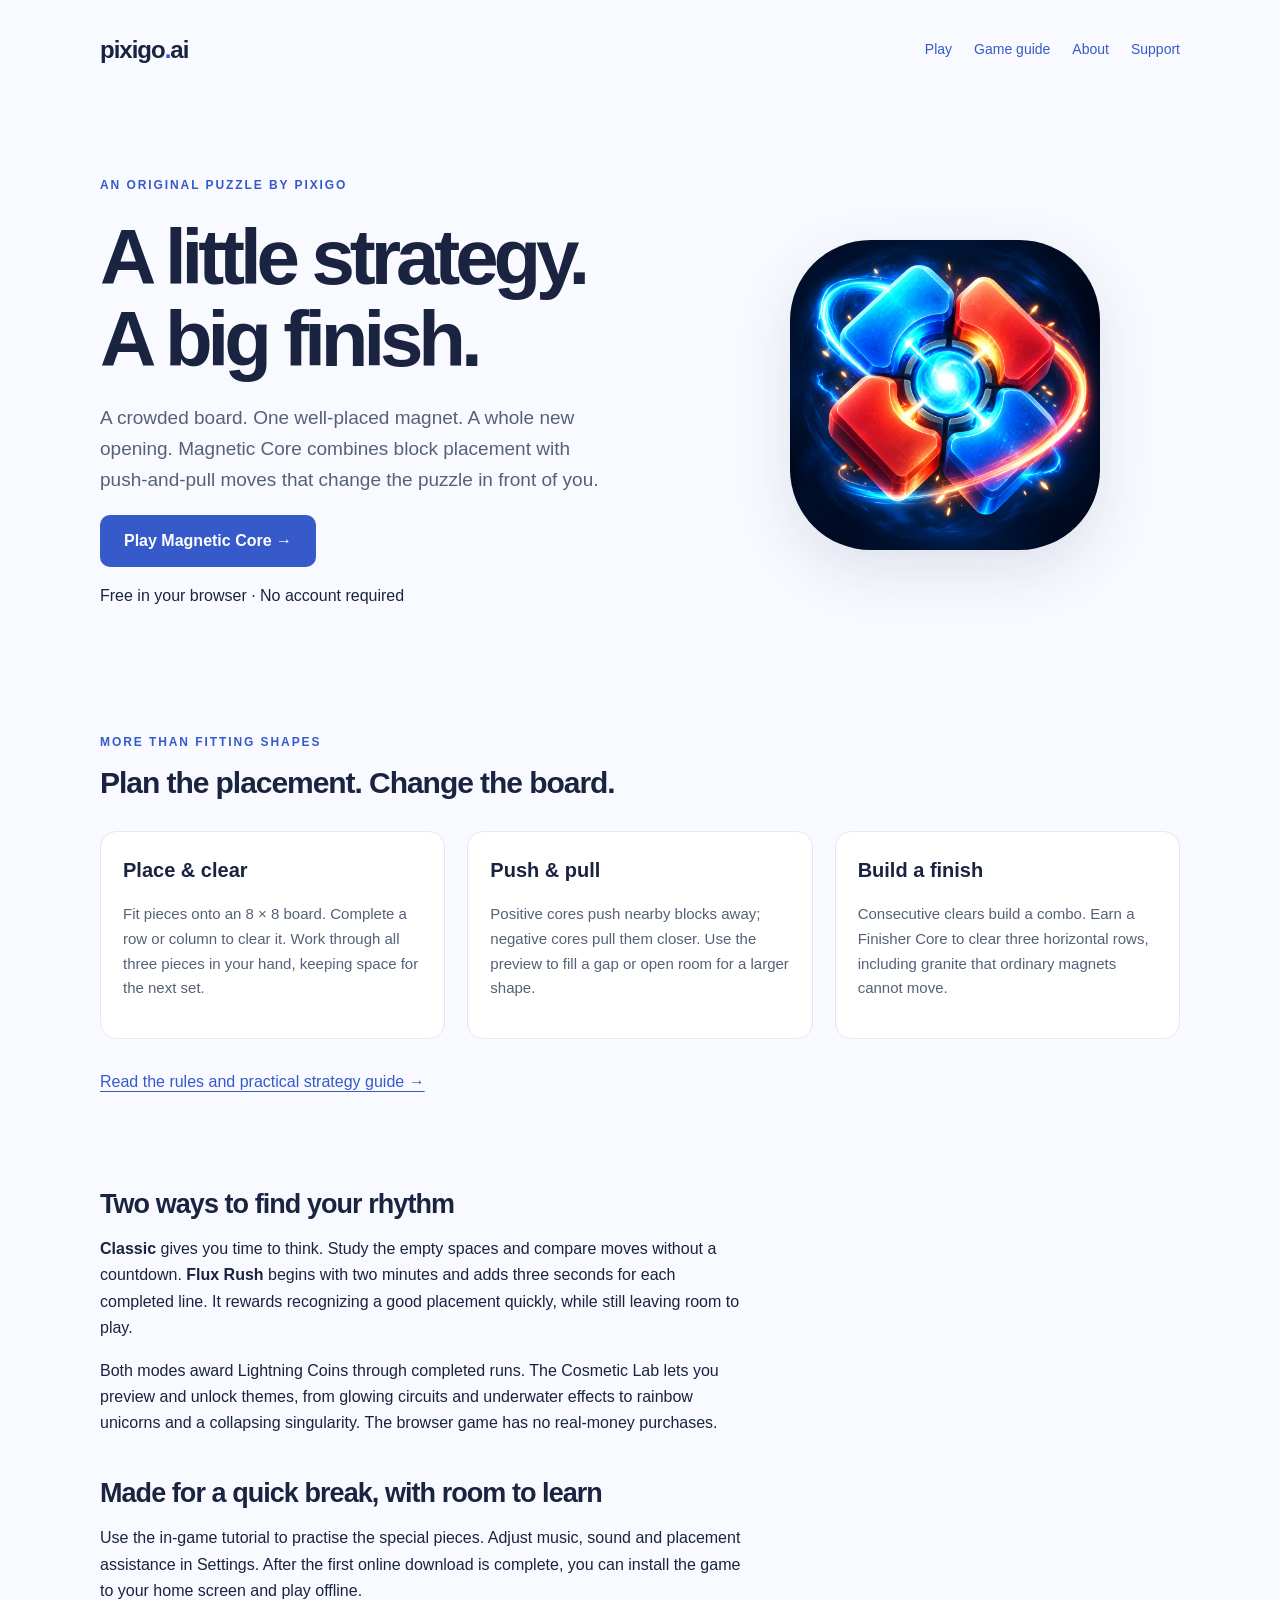
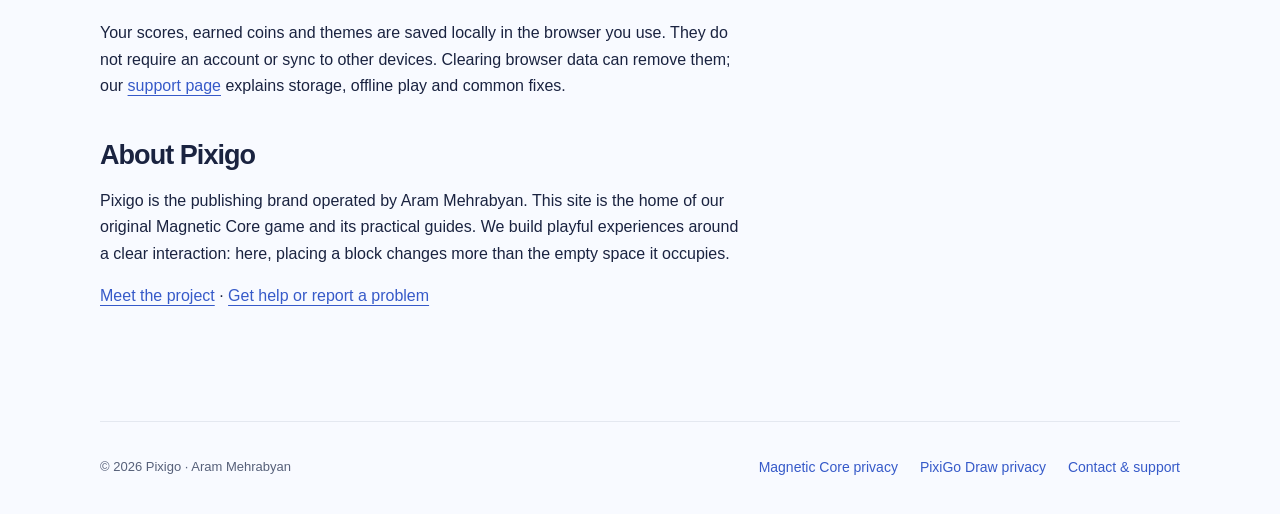
<file: index.html>
<!doctype html>
<html lang="en"><head><meta charset="utf-8"><meta name="viewport" content="width=device-width,initial-scale=1">
<title>Pixigo · Play Magnetic Core</title><meta name="description" content="Play Magnetic Core, an original magnetic block puzzle by Pixigo. Learn the rules, choose Classic or Flux Rush, and earn cosmetic themes."><meta name="google-adsense-account" content="ca-pub-7231836006413404"><link rel="canonical" href="https://pixigo.ai/">
<link rel="stylesheet" href="/assets/site.css"><meta name="theme-color" content="#f8faff"></head>
<body><header class="wrap"><a class="brand" href="/" aria-label="Pixigo home">pixigo<span>.</span>ai</a><nav aria-label="Main navigation"><a href="/magneticcore/">Play</a><a href="/magneticcore/#game-guide">Game guide</a><a href="/about/">About</a><a href="/support/">Support</a></nav></header>
<main class="wrap">
<section class="hero" aria-labelledby="welcome"><div><p class="eyebrow">An original puzzle by Pixigo</p><h1 id="welcome">A little strategy.<br>A big finish.</h1><p class="intro">A crowded board. One well-placed magnet. A whole new opening. Magnetic Core combines block placement with push-and-pull moves that change the puzzle in front of you.</p><a class="play-link" href="/magneticcore/">Play Magnetic Core →</a><p>Free in your browser · No account required</p></div><img class="game-logo" src="/magneticcore/icon-512.png" width="310" height="310" alt="Magnetic Core game icon"></section>
<section aria-labelledby="how-it-works"><p class="eyebrow">More than fitting shapes</p><h2 id="how-it-works">Plan the placement. Change the board.</h2><div class="cards"><article><h3>Place &amp; clear</h3><p>Fit pieces onto an 8 × 8 board. Complete a row or column to clear it. Work through all three pieces in your hand, keeping space for the next set.</p></article><article><h3>Push &amp; pull</h3><p>Positive cores push nearby blocks away; negative cores pull them closer. Use the preview to fill a gap or open room for a larger shape.</p></article><article><h3>Build a finish</h3><p>Consecutive clears build a combo. Earn a Finisher Core to clear three horizontal rows, including granite that ordinary magnets cannot move.</p></article></div><p><a href="/magneticcore/#game-guide">Read the rules and practical strategy guide →</a></p></section>
<section class="content" aria-labelledby="modes"><h2 id="modes">Two ways to find your rhythm</h2><p><strong>Classic</strong> gives you time to think. Study the empty spaces and compare moves without a countdown. <strong>Flux Rush</strong> begins with two minutes and adds three seconds for each completed line. It rewards recognizing a good placement quickly, while still leaving room to play.</p><p>Both modes award Lightning Coins through completed runs. The Cosmetic Lab lets you preview and unlock themes, from glowing circuits and underwater effects to rainbow unicorns and a collapsing singularity. The browser game has no real-money purchases.</p><h2>Made for a quick break, with room to learn</h2><p>Use the in-game tutorial to practise the special pieces. Adjust music, sound and placement assistance in Settings. After the first online download is complete, you can install the game to your home screen and play offline.</p><p>Your scores, earned coins and themes are saved locally in the browser you use. They do not require an account or sync to other devices. Clearing browser data can remove them; our <a href="/support/">support page</a> explains storage, offline play and common fixes.</p><h2>About Pixigo</h2><p>Pixigo is the publishing brand operated by Aram Mehrabyan. This site is the home of our original Magnetic Core game and its practical guides. We build playful experiences around a clear interaction: here, placing a block changes more than the empty space it occupies.</p><p><a href="/about/">Meet the project</a> · <a href="/support/">Get help or report a problem</a></p></section>
</main>
<footer class="wrap"><p>© 2026 Pixigo · Aram Mehrabyan</p><nav aria-label="Footer"><a href="/privacy-policy/">Magnetic Core privacy</a><a href="/draw/privacy-policy/">PixiGo Draw privacy</a><a href="/support/">Contact &amp; support</a></nav></footer></body></html>
</file>
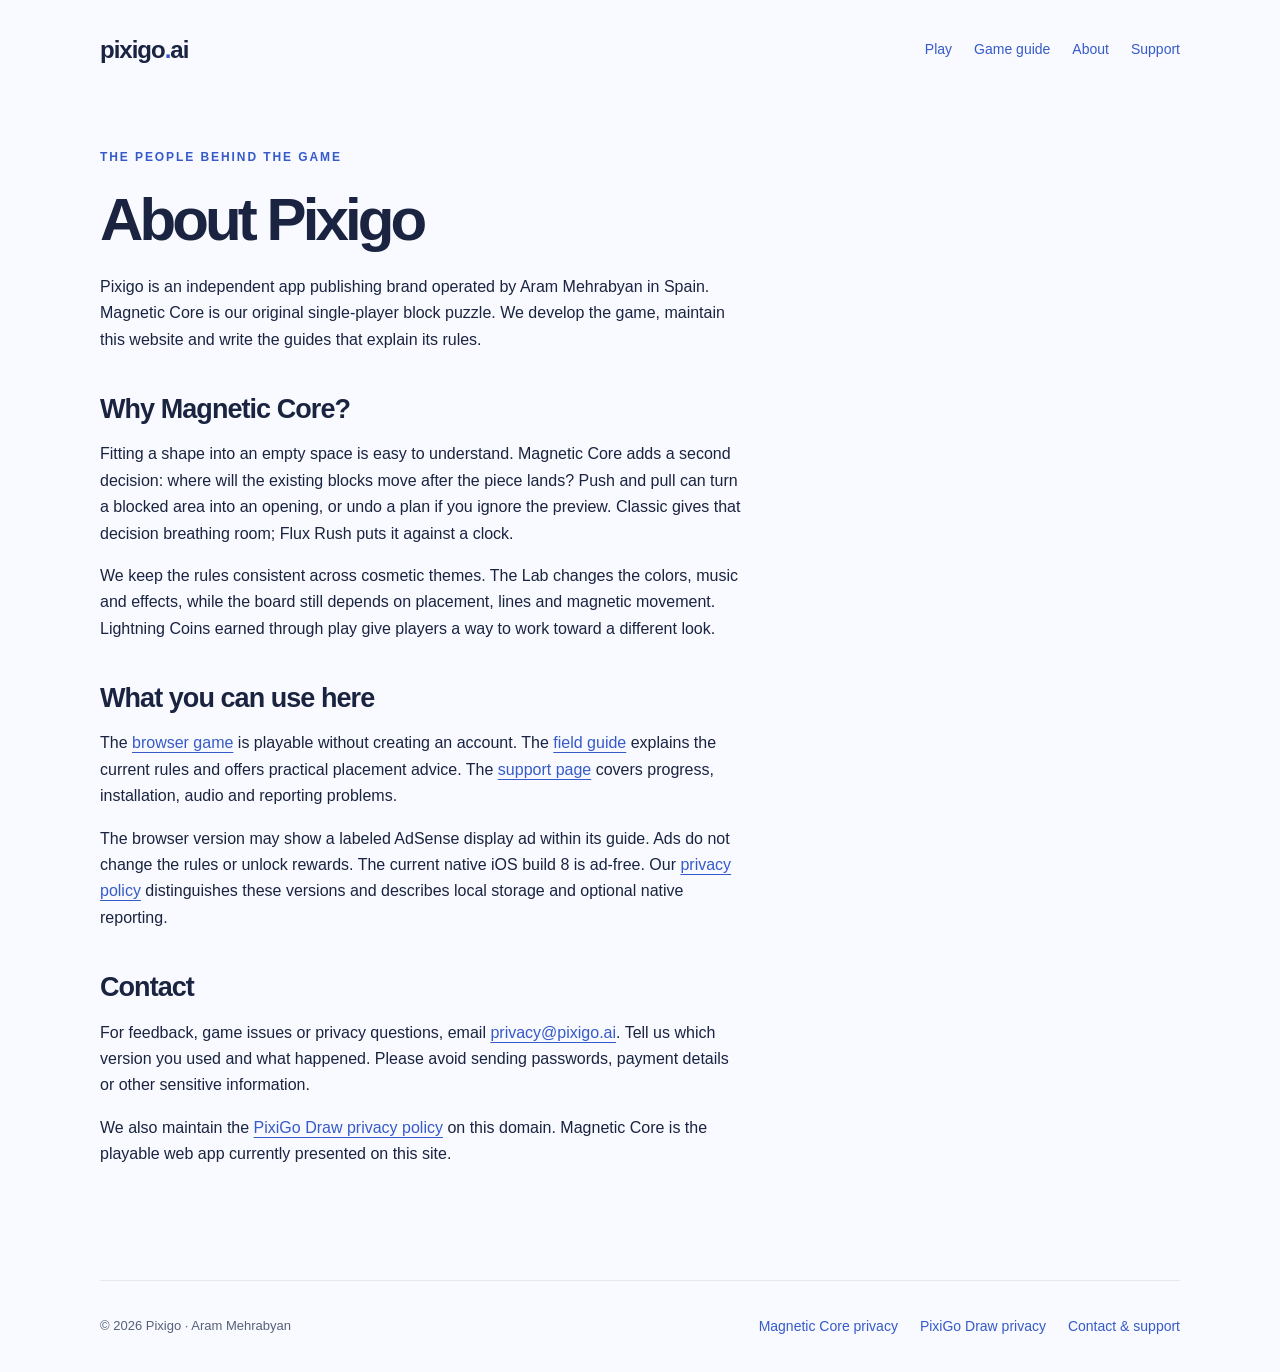
<file: about/index.html>
<!doctype html>
<html lang="en"><head><meta charset="utf-8"><meta name="viewport" content="width=device-width,initial-scale=1">
<title>About Pixigo · Magnetic Core</title><meta name="description" content="About Pixigo, the independent publisher of Magnetic Core, and how to contact the developer."><link rel="canonical" href="https://pixigo.ai/about/">
<link rel="stylesheet" href="/assets/site.css"><meta name="theme-color" content="#f8faff"></head>
<body><header class="wrap"><a class="brand" href="/" aria-label="Pixigo home">pixigo<span>.</span>ai</a><nav aria-label="Main navigation"><a href="/magneticcore/">Play</a><a href="/magneticcore/#game-guide">Game guide</a><a href="/about/">About</a><a href="/support/">Support</a></nav></header>
<main class="wrap"><article class="content"><p class="eyebrow">The people behind the game</p><h1>About Pixigo</h1><p>Pixigo is an independent app publishing brand operated by Aram Mehrabyan in Spain. Magnetic Core is our original single-player block puzzle. We develop the game, maintain this website and write the guides that explain its rules.</p><h2>Why Magnetic Core?</h2><p>Fitting a shape into an empty space is easy to understand. Magnetic Core adds a second decision: where will the existing blocks move after the piece lands? Push and pull can turn a blocked area into an opening, or undo a plan if you ignore the preview. Classic gives that decision breathing room; Flux Rush puts it against a clock.</p><p>We keep the rules consistent across cosmetic themes. The Lab changes the colors, music and effects, while the board still depends on placement, lines and magnetic movement. Lightning Coins earned through play give players a way to work toward a different look.</p><h2>What you can use here</h2><p>The <a href="/magneticcore/">browser game</a> is playable without creating an account. The <a href="/magneticcore/#game-guide">field guide</a> explains the current rules and offers practical placement advice. The <a href="/support/">support page</a> covers progress, installation, audio and reporting problems.</p><p>The browser version may show a labeled AdSense display ad within its guide. Ads do not change the rules or unlock rewards. The current native iOS build 8 is ad-free. Our <a href="/privacy-policy/">privacy policy</a> distinguishes these versions and describes local storage and optional native reporting.</p><h2>Contact</h2><p>For feedback, game issues or privacy questions, email <a href="mailto:privacy@pixigo.ai">privacy@pixigo.ai</a>. Tell us which version you used and what happened. Please avoid sending passwords, payment details or other sensitive information.</p><p>We also maintain the <a href="/draw/privacy-policy/">PixiGo Draw privacy policy</a> on this domain. Magnetic Core is the playable web app currently presented on this site.</p></article></main>
<footer class="wrap"><p>© 2026 Pixigo · Aram Mehrabyan</p><nav aria-label="Footer"><a href="/privacy-policy/">Magnetic Core privacy</a><a href="/draw/privacy-policy/">PixiGo Draw privacy</a><a href="/support/">Contact &amp; support</a></nav></footer></body></html>
</file>
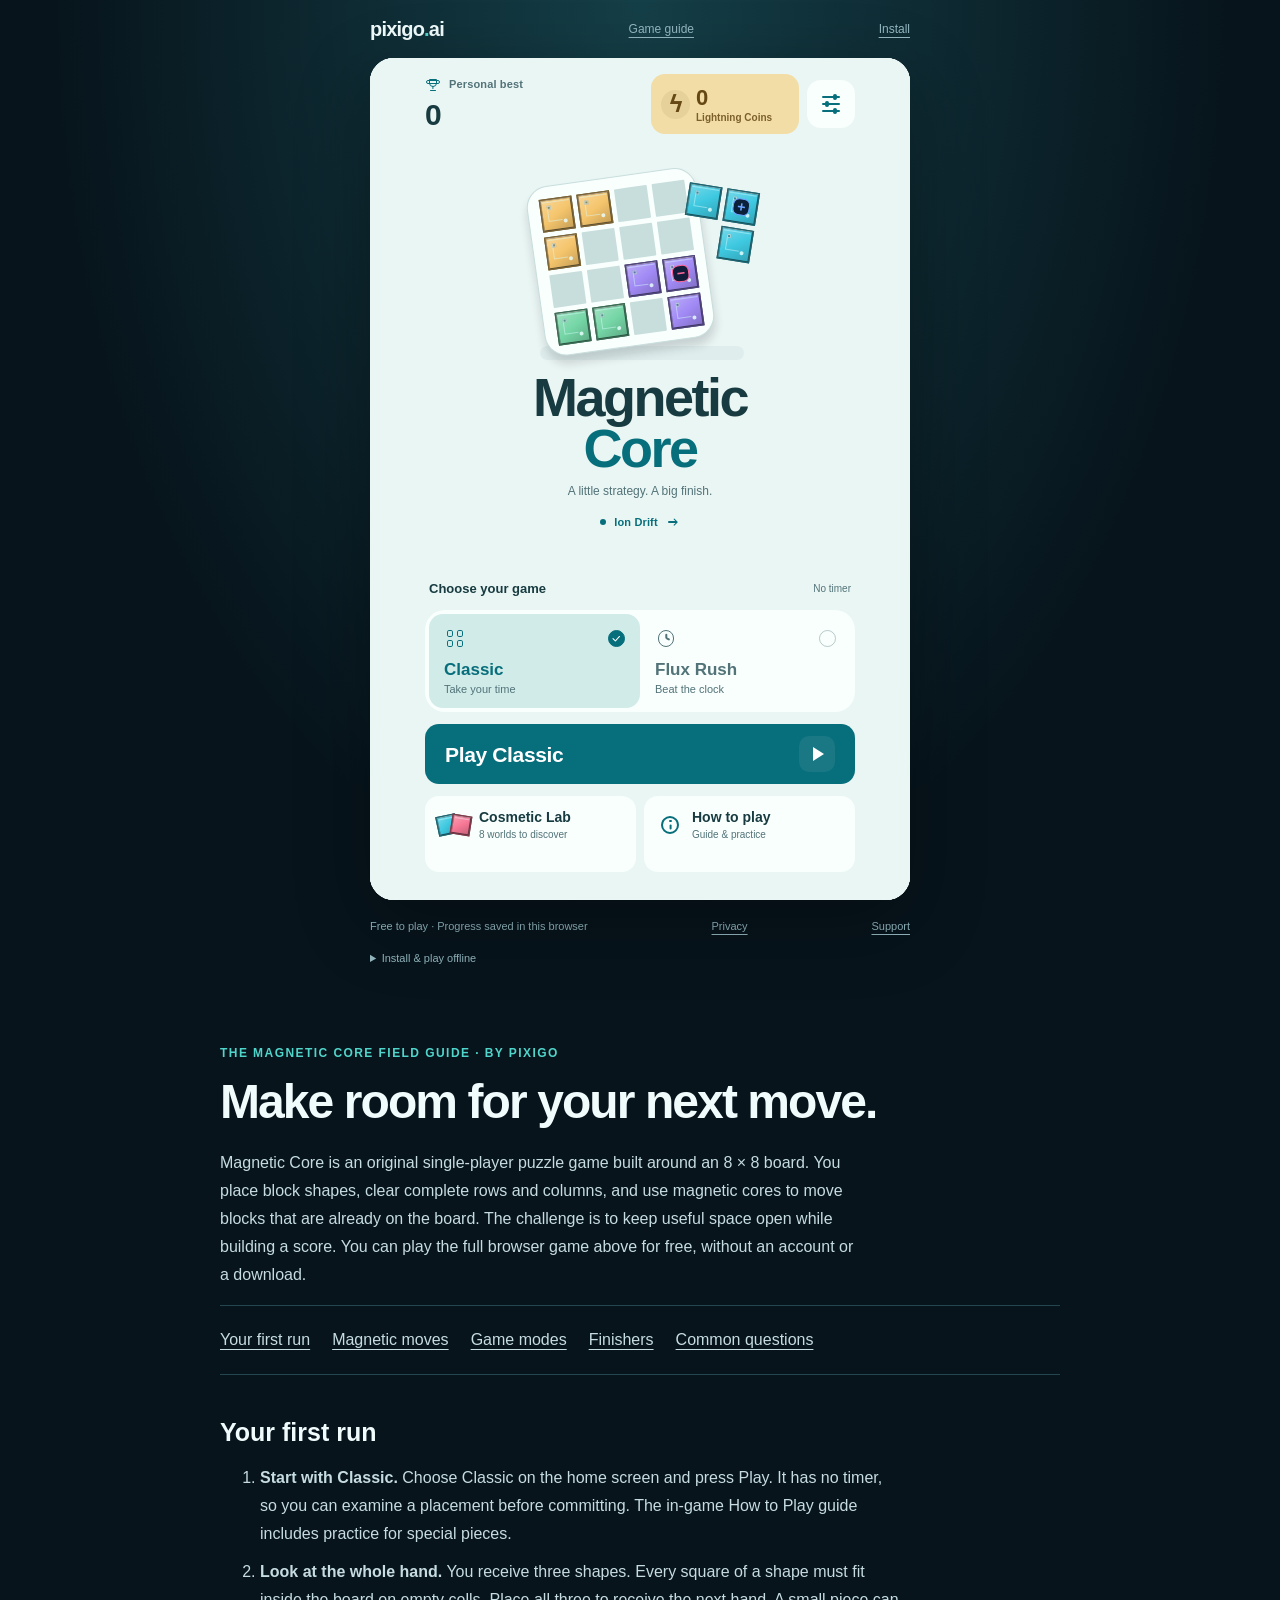
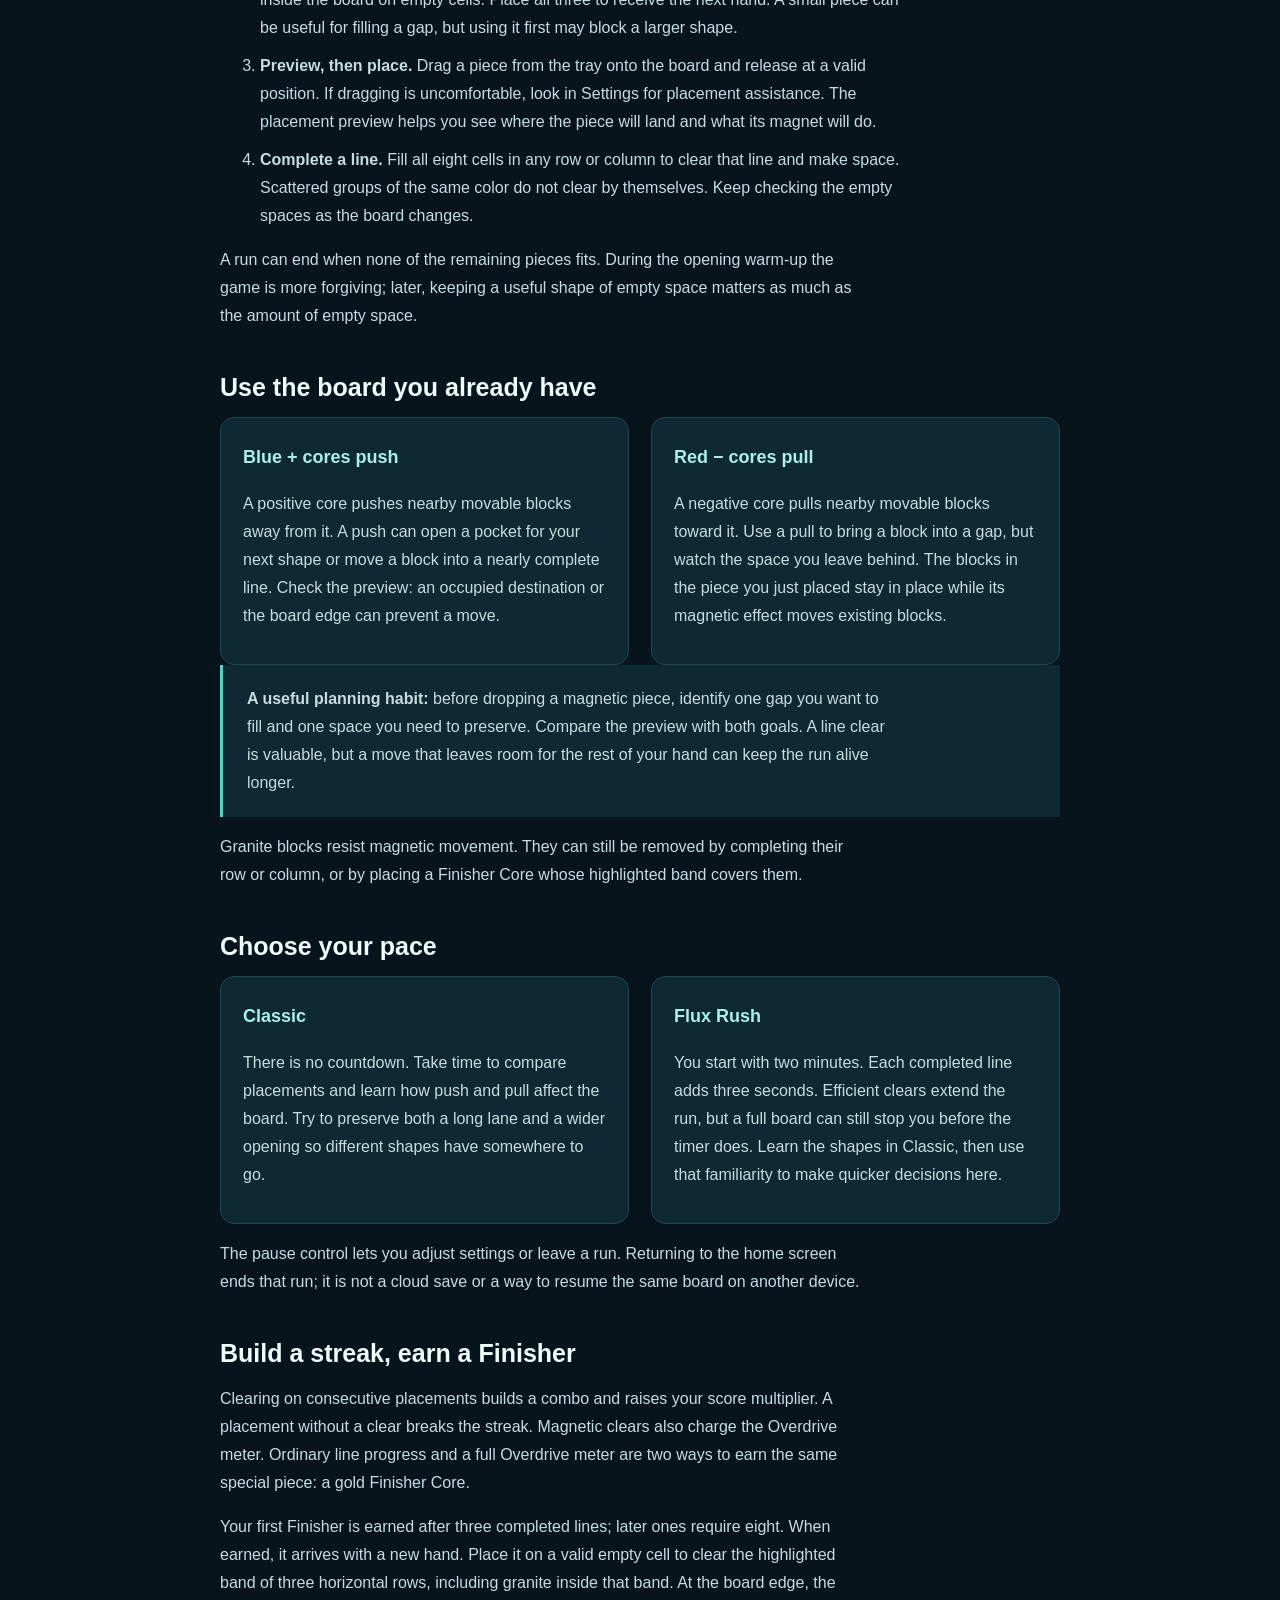
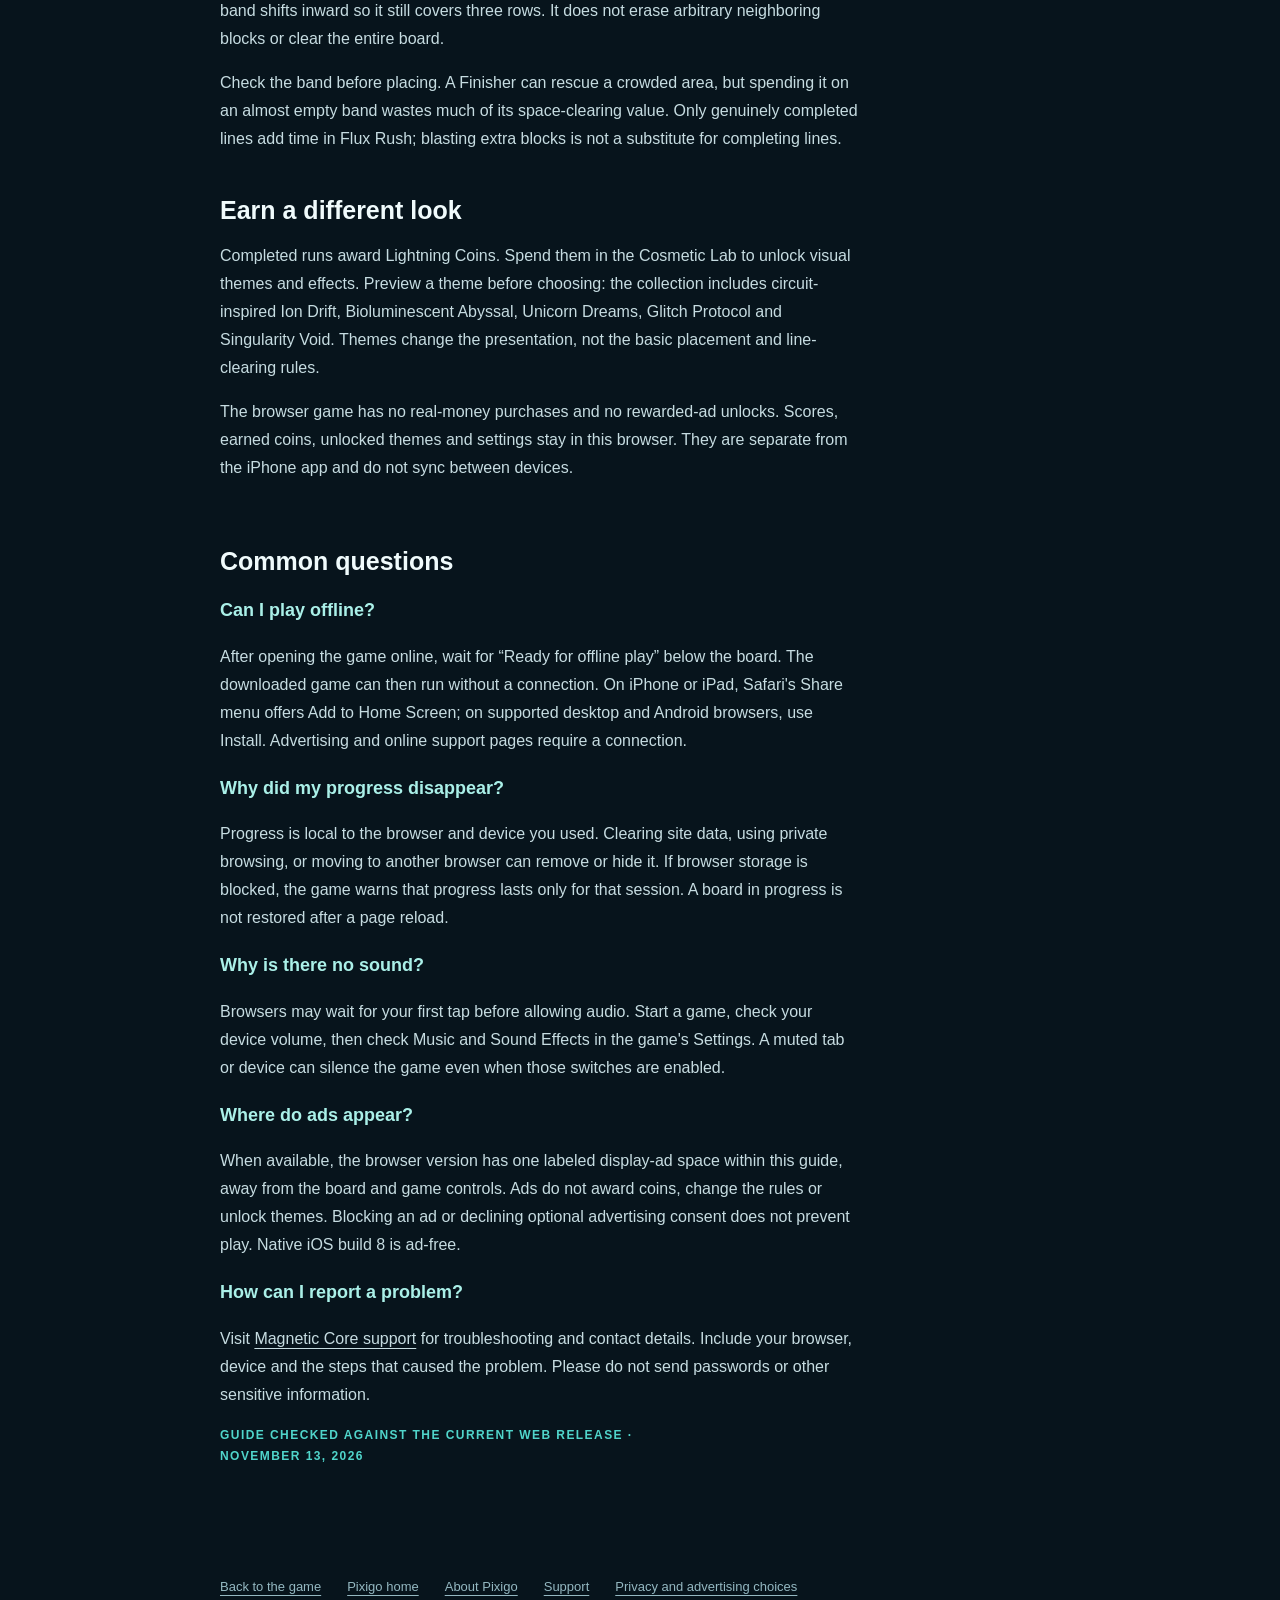
<file: magneticcore/index.html>
<!DOCTYPE html>
<html lang="en">
  <head>
    <meta charset="utf-8" />
    <meta httpEquiv="X-UA-Compatible" content="IE=edge" />
    <meta name="viewport" content="width=device-width, initial-scale=1, shrink-to-fit=no" />
    <title>Magnetic Core — Play free | Pixigo</title>
    <!-- The `react-native-web` recommended style reset: https://necolas.github.io/react-native-web/docs/setup/#root-element -->
    <style id="expo-reset">
      /* These styles make the body full-height */
      html,
      body {
        height: 100%;
      }
      /* These styles disable body scrolling if you are using <ScrollView> */
      body {
        overflow: hidden;
      }
      /* These styles make the root element full-height */
      #root {
        display: flex;
        height: 100%;
        flex: 1;
      }
    </style>
  <link rel="icon" href="/magneticcore/favicon.ico"/><link rel="preload" href="/magneticcore/_expo/static/css/shell-b964de6f6be0d9951177fe7f58448718.css" as="style">
<link rel="stylesheet" href="/magneticcore/_expo/static/css/shell-b964de6f6be0d9951177fe7f58448718.css"><meta name="google-adsense-account" content="ca-pub-7231836006413404"><meta name="description" content="A little strategy. A big finish. Play Magnetic Core free in your browser: magnetic block puzzles, Classic Field, Flux Rush and eight cosmetic worlds."><meta name="theme-color" content="#07141c"><link rel="canonical" href="https://pixigo.ai/magneticcore/"><link rel="manifest" href="/magneticcore/manifest.webmanifest"><link rel="apple-touch-icon" href="/magneticcore/icon-192.png"><meta name="apple-mobile-web-app-capable" content="yes"><meta name="apple-mobile-web-app-title" content="Magnetic Core"><meta property="og:title" content="Magnetic Core — A little strategy. A big finish."><meta property="og:description" content="Play the free magnetic block puzzle in your browser."><meta property="og:url" content="https://pixigo.ai/magneticcore/"><meta property="og:image" content="https://pixigo.ai/magneticcore/icon-512.png"></head>

  <body>
    <!-- Use static rendering with Expo Router to support running without JavaScript. -->
    <noscript>
      You need to enable JavaScript to run this app.
    </noscript>
    <!-- The root element for your Expo app. -->
    <div id="root"></div>
  <script src="/magneticcore/_expo/static/js/web/index-1f7e2a4aa4f325545ca9e5eb354b09c3.js" defer></script>
<script src="/magneticcore/register-sw.js" defer></script><article id="game-guide" class="game-guide" data-publisher-content="magnetic-core-guide" aria-labelledby="guide-title">
  <p class="guide-kicker">The Magnetic Core field guide · By Pixigo</p>
  <h1 id="guide-title">Make room for your next move.</h1>
  <p>Magnetic Core is an original single-player puzzle game built around an 8 × 8 board. You place block shapes, clear complete rows and columns, and use magnetic cores to move blocks that are already on the board. The challenge is to keep useful space open while building a score. You can play the full browser game above for free, without an account or a download.</p>
  <nav class="guide-nav" aria-label="Game guide"><a href="#first-run">Your first run</a><a href="#magnets">Magnetic moves</a><a href="#game-modes">Game modes</a><a href="#finishers">Finishers</a><a href="#game-faq">Common questions</a></nav>

  <section id="first-run"><h2>Your first run</h2>
    <ol>
      <li><strong>Start with Classic.</strong> Choose Classic on the home screen and press Play. It has no timer, so you can examine a placement before committing. The in-game How to Play guide includes practice for special pieces.</li>
      <li><strong>Look at the whole hand.</strong> You receive three shapes. Every square of a shape must fit inside the board on empty cells. Place all three to receive the next hand. A small piece can be useful for filling a gap, but using it first may block a larger shape.</li>
      <li><strong>Preview, then place.</strong> Drag a piece from the tray onto the board and release at a valid position. If dragging is uncomfortable, look in Settings for placement assistance. The placement preview helps you see where the piece will land and what its magnet will do.</li>
      <li><strong>Complete a line.</strong> Fill all eight cells in any row or column to clear that line and make space. Scattered groups of the same color do not clear by themselves. Keep checking the empty spaces as the board changes.</li>
    </ol>
    <p>A run can end when none of the remaining pieces fits. During the opening warm-up the game is more forgiving; later, keeping a useful shape of empty space matters as much as the amount of empty space.</p>
  </section>

  <section id="magnets"><h2>Use the board you already have</h2>
    <div class="guide-grid">
      <div class="guide-card"><h3>Blue + cores push</h3><p>A positive core pushes nearby movable blocks away from it. A push can open a pocket for your next shape or move a block into a nearly complete line. Check the preview: an occupied destination or the board edge can prevent a move.</p></div>
      <div class="guide-card"><h3>Red − cores pull</h3><p>A negative core pulls nearby movable blocks toward it. Use a pull to bring a block into a gap, but watch the space you leave behind. The blocks in the piece you just placed stay in place while its magnetic effect moves existing blocks.</p></div>
    </div>
    <div class="guide-example"><p><strong>A useful planning habit:</strong> before dropping a magnetic piece, identify one gap you want to fill and one space you need to preserve. Compare the preview with both goals. A line clear is valuable, but a move that leaves room for the rest of your hand can keep the run alive longer.</p></div>
    <p>Granite blocks resist magnetic movement. They can still be removed by completing their row or column, or by placing a Finisher Core whose highlighted band covers them.</p>
  </section>

  <section id="game-modes"><h2>Choose your pace</h2>
    <div class="guide-grid">
      <div class="guide-card"><h3>Classic</h3><p>There is no countdown. Take time to compare placements and learn how push and pull affect the board. Try to preserve both a long lane and a wider opening so different shapes have somewhere to go.</p></div>
      <div class="guide-card"><h3>Flux Rush</h3><p>You start with two minutes. Each completed line adds three seconds. Efficient clears extend the run, but a full board can still stop you before the timer does. Learn the shapes in Classic, then use that familiarity to make quicker decisions here.</p></div>
    </div>
    <p>The pause control lets you adjust settings or leave a run. Returning to the home screen ends that run; it is not a cloud save or a way to resume the same board on another device.</p>
  </section>

  <section id="finishers"><h2>Build a streak, earn a Finisher</h2>
    <p>Clearing on consecutive placements builds a combo and raises your score multiplier. A placement without a clear breaks the streak. Magnetic clears also charge the Overdrive meter. Ordinary line progress and a full Overdrive meter are two ways to earn the same special piece: a gold Finisher Core.</p>
    <p>Your first Finisher is earned after three completed lines; later ones require eight. When earned, it arrives with a new hand. Place it on a valid empty cell to clear the highlighted band of three horizontal rows, including granite inside that band. At the board edge, the band shifts inward so it still covers three rows. It does not erase arbitrary neighboring blocks or clear the entire board.</p>
    <p>Check the band before placing. A Finisher can rescue a crowded area, but spending it on an almost empty band wastes much of its space-clearing value. Only genuinely completed lines add time in Flux Rush; blasting extra blocks is not a substitute for completing lines.</p>
  </section>

  <section><h2>Earn a different look</h2>
    <p>Completed runs award Lightning Coins. Spend them in the Cosmetic Lab to unlock visual themes and effects. Preview a theme before choosing: the collection includes circuit-inspired Ion Drift, Bioluminescent Abyssal, Unicorn Dreams, Glitch Protocol and Singularity Void. Themes change the presentation, not the basic placement and line-clearing rules.</p>
    <p>The browser game has no real-money purchases and no rewarded-ad unlocks. Scores, earned coins, unlocked themes and settings stay in this browser. They are separate from the iPhone app and do not sync between devices.</p>
  </section>

  <div id="magneticcore-guide-ad" class="guide-ad-region"></div>
  <section id="game-faq"><h2>Common questions</h2>
    <h3>Can I play offline?</h3><p>After opening the game online, wait for “Ready for offline play” below the board. The downloaded game can then run without a connection. On iPhone or iPad, Safari's Share menu offers Add to Home Screen; on supported desktop and Android browsers, use Install. Advertising and online support pages require a connection.</p>
    <h3>Why did my progress disappear?</h3><p>Progress is local to the browser and device you used. Clearing site data, using private browsing, or moving to another browser can remove or hide it. If browser storage is blocked, the game warns that progress lasts only for that session. A board in progress is not restored after a page reload.</p>
    <h3>Why is there no sound?</h3><p>Browsers may wait for your first tap before allowing audio. Start a game, check your device volume, then check Music and Sound Effects in the game's Settings. A muted tab or device can silence the game even when those switches are enabled.</p>
    <h3>Where do ads appear?</h3><p>When available, the browser version has one labeled display-ad space within this guide, away from the board and game controls. Ads do not award coins, change the rules or unlock themes. Blocking an ad or declining optional advertising consent does not prevent play. Native iOS build 8 is ad-free.</p>
    <h3>How can I report a problem?</h3><p>Visit <a href="/support/">Magnetic Core support</a> for troubleshooting and contact details. Include your browser, device and the steps that caused the problem. Please do not send passwords or other sensitive information.</p>
  </section>
  <p class="guide-kicker">Guide checked against the current web release · November 13, 2026</p>
</article>
<nav class="guide-end" aria-label="More from Pixigo"><a href="#root">Back to the game</a><a href="/">Pixigo home</a><a href="/about/">About Pixigo</a><a href="/support/">Support</a><a href="/privacy-policy/#web">Privacy and advertising choices</a></nav>

</body>
</html>
</file>
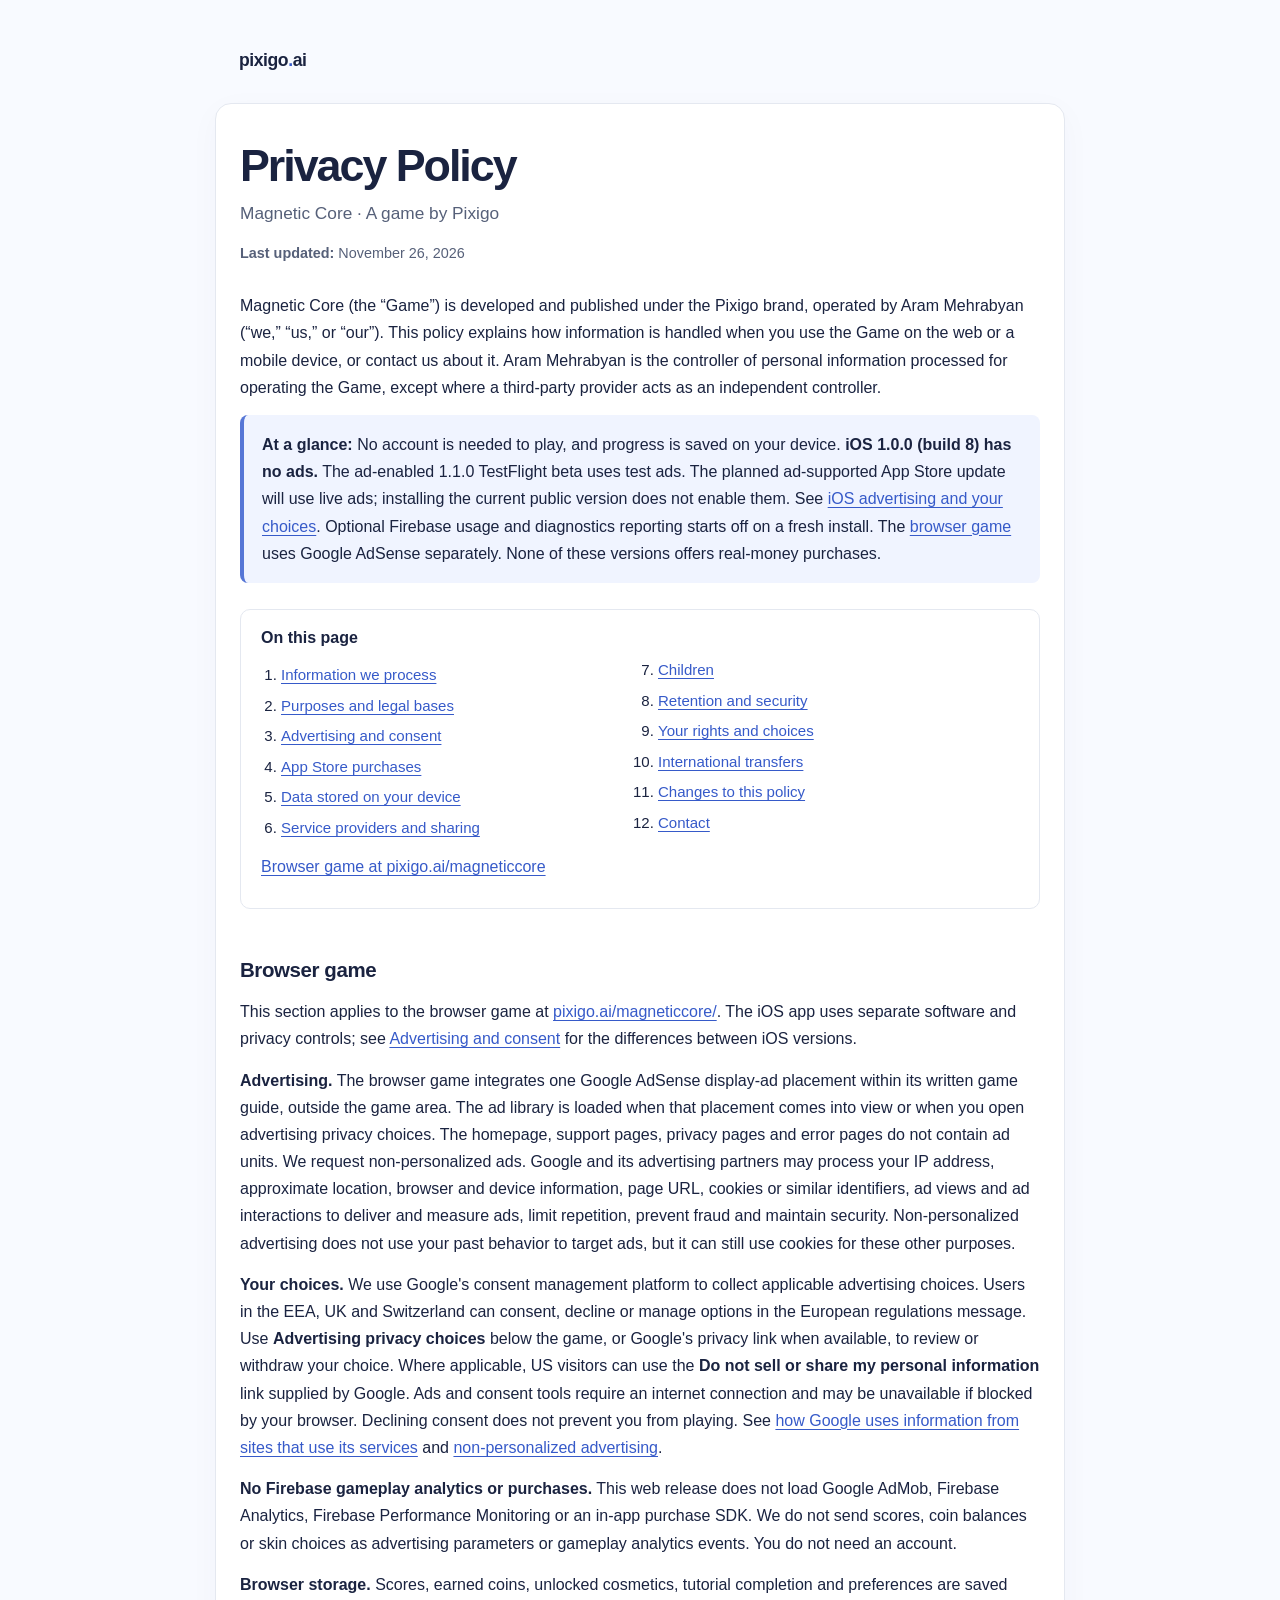
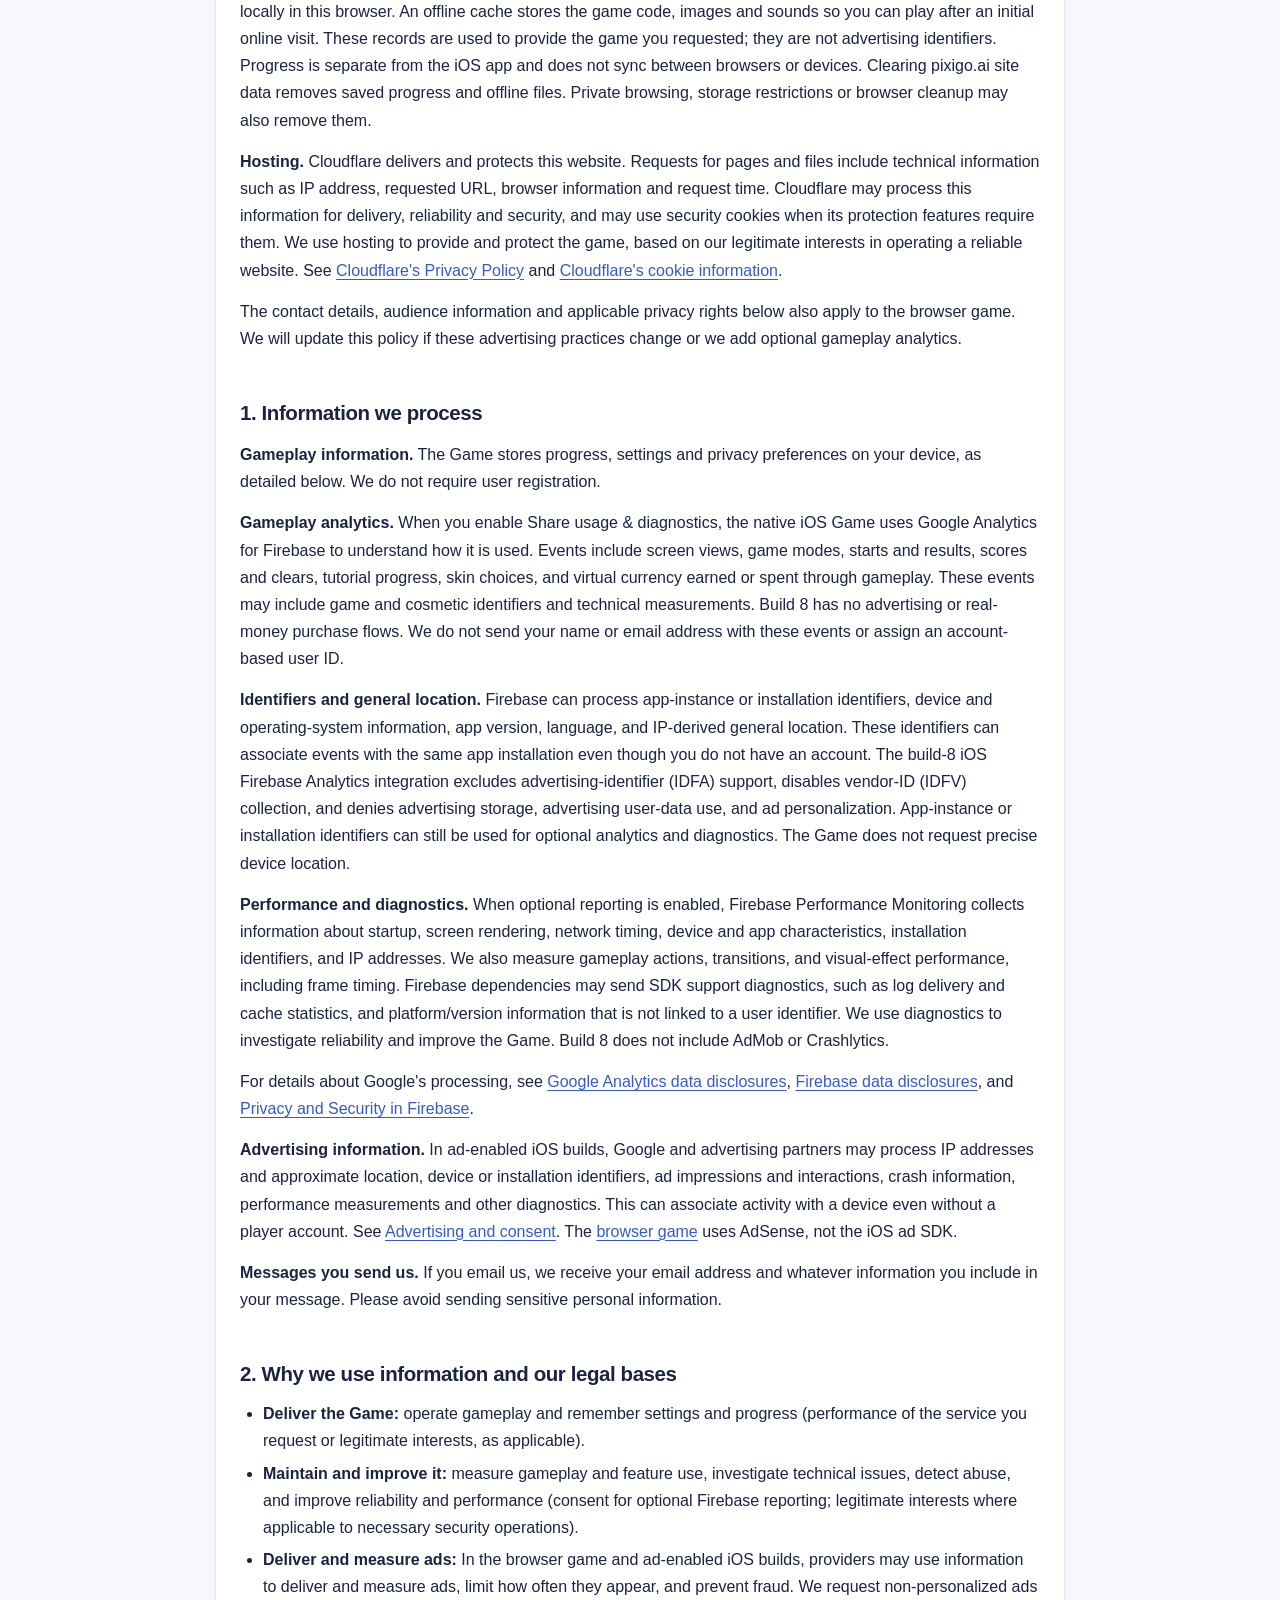
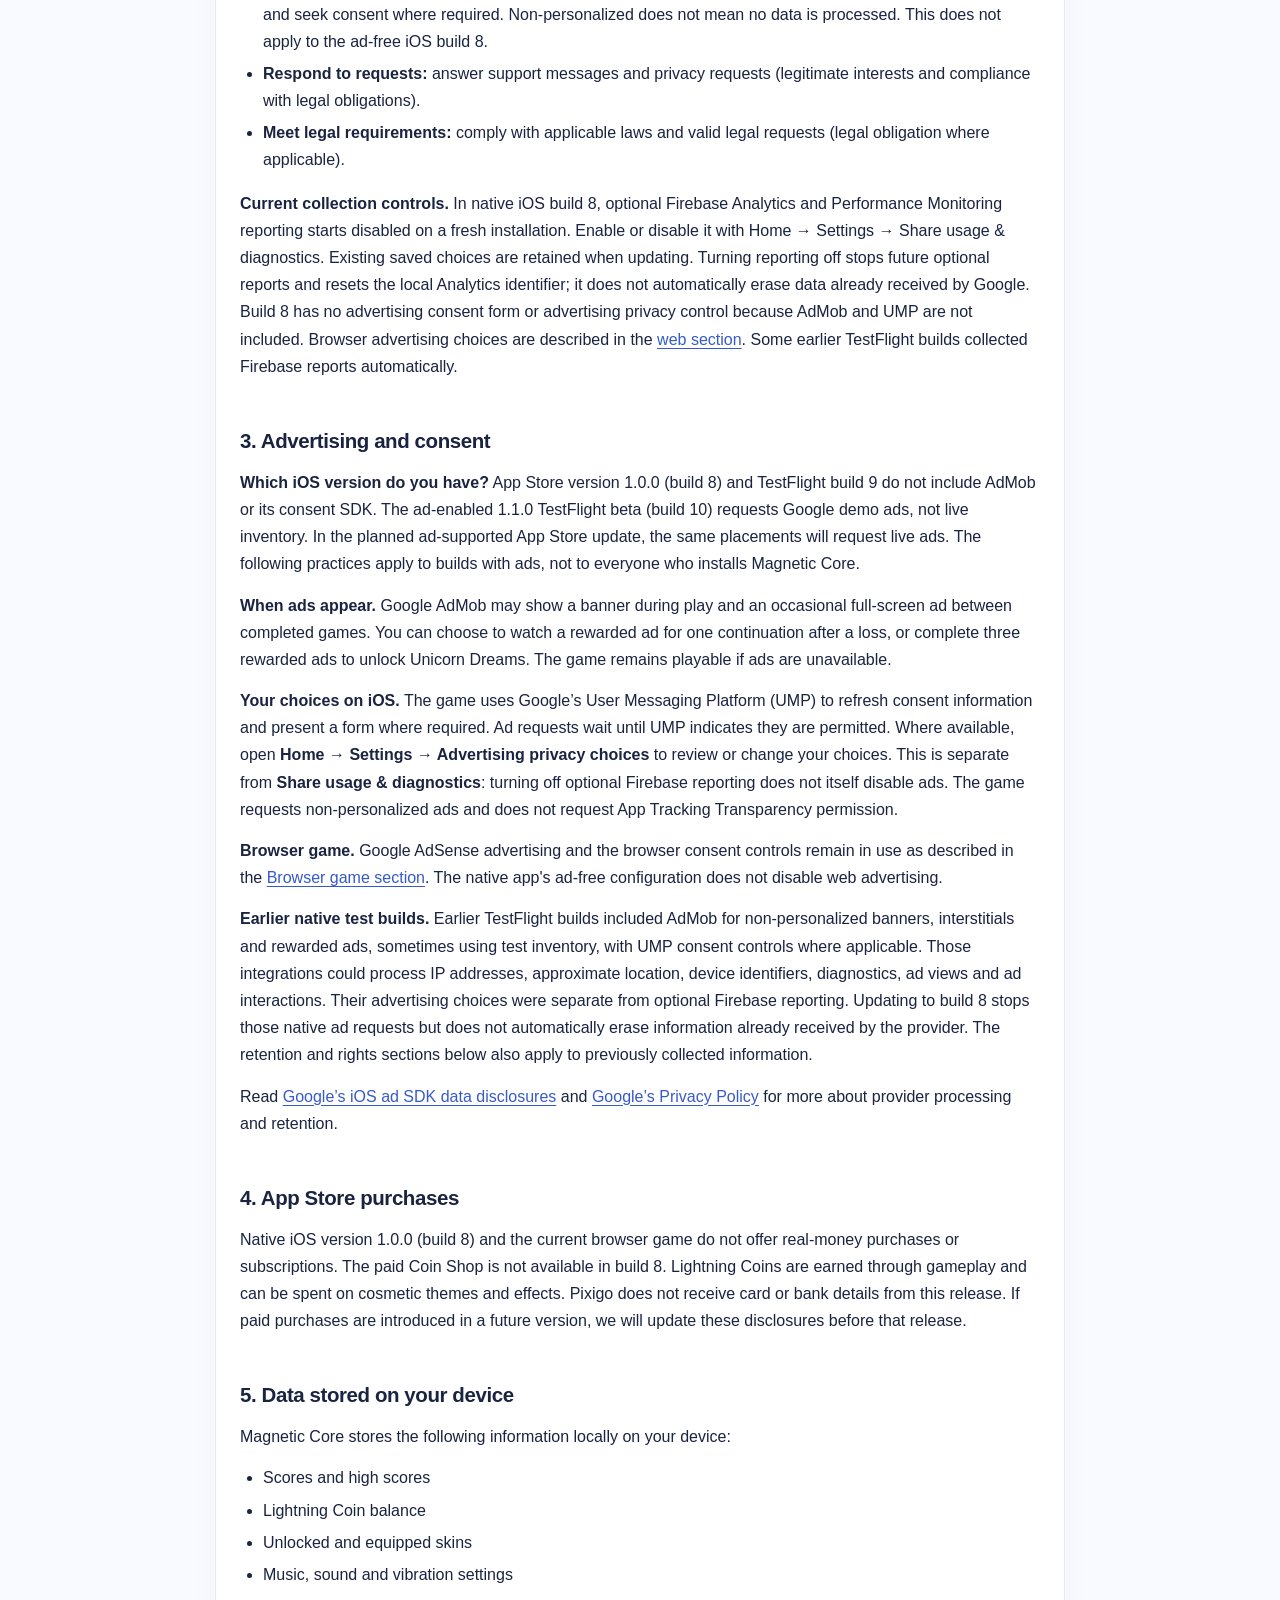
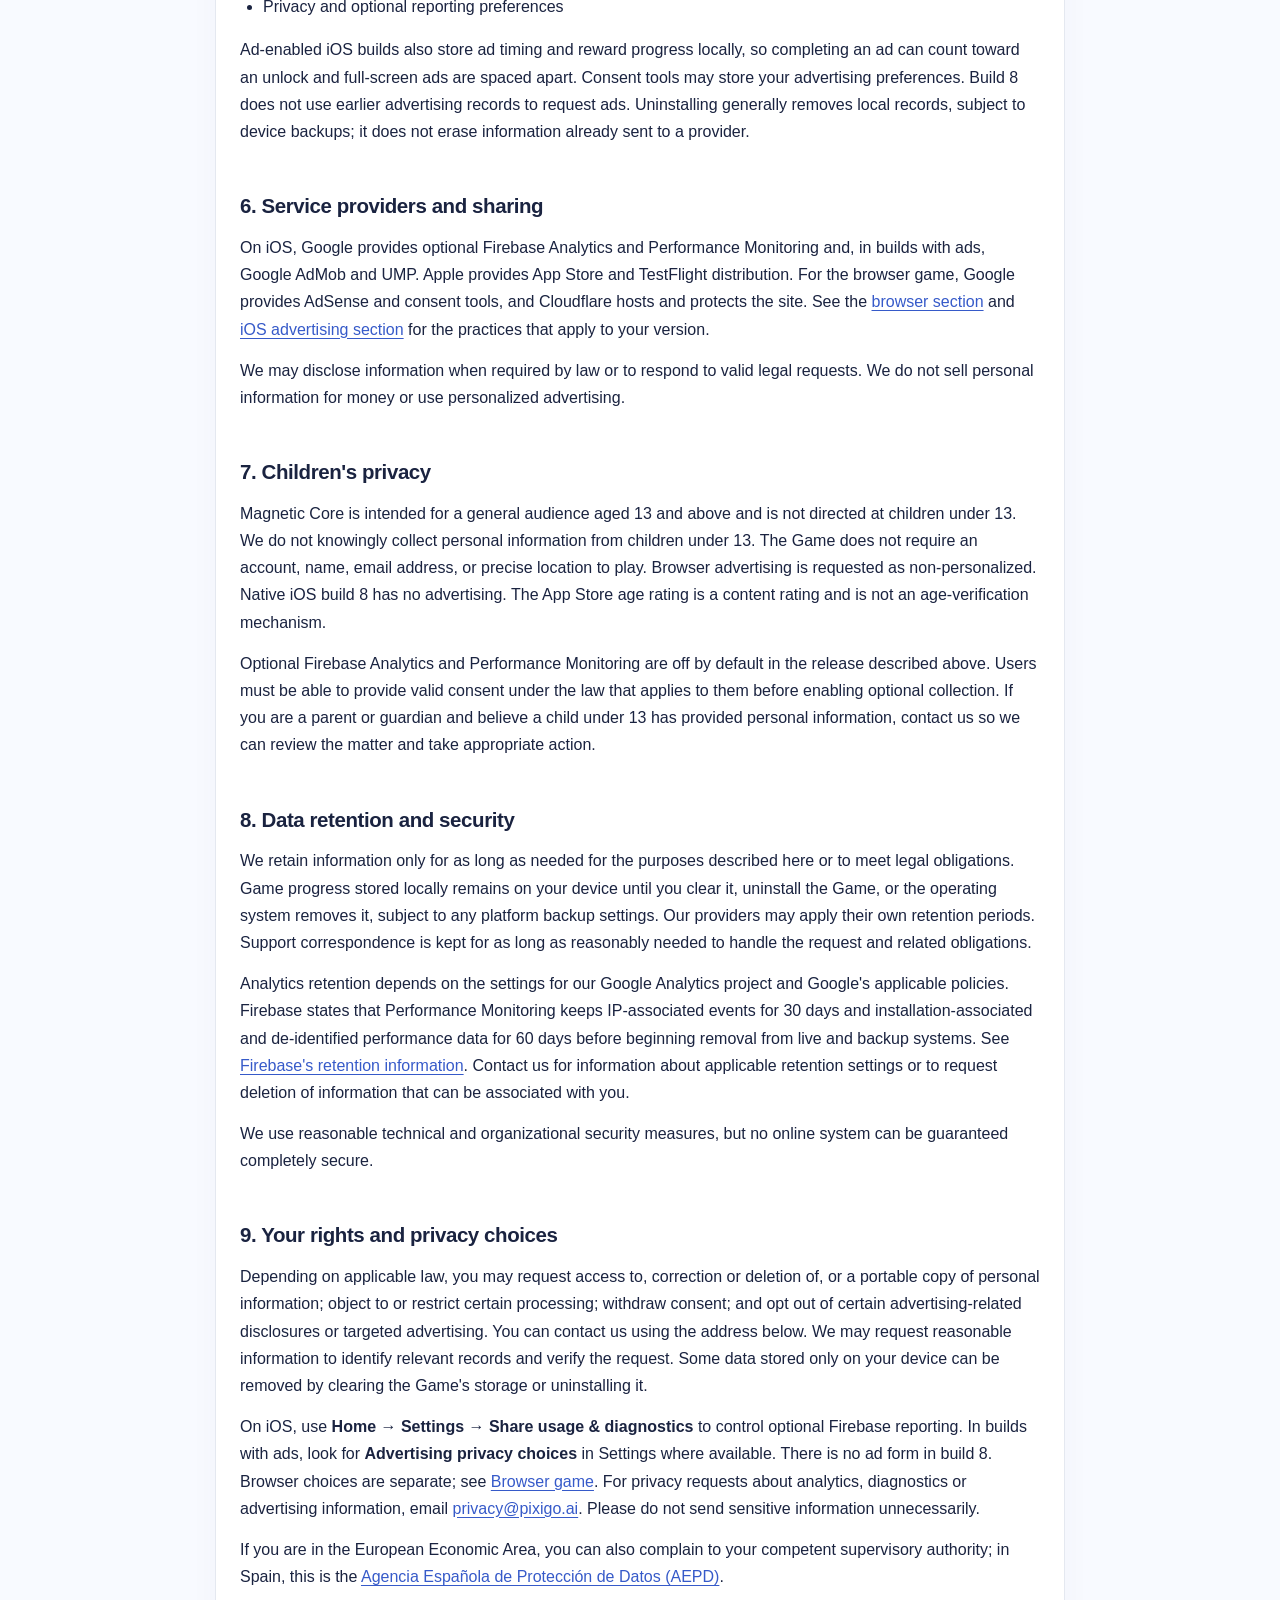
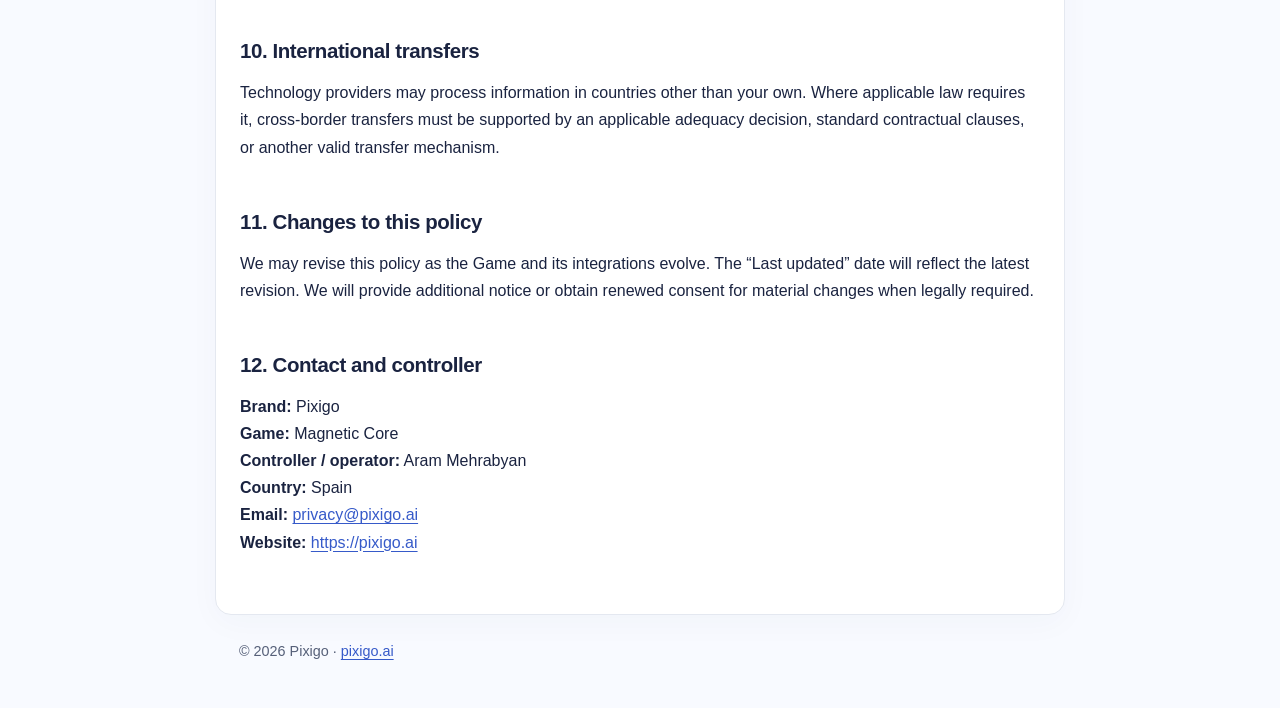
<file: privacy-policy/index.html>
<!doctype html>
<html lang="en">
<head>
  <meta charset="utf-8">
  <meta name="viewport" content="width=device-width, initial-scale=1">
  <meta name="description" content="Privacy Policy for Magnetic Core, a game by Pixigo.">
  <meta name="robots" content="index, follow">
  <title>Privacy Policy | Magnetic Core by Pixigo</title>
  <style>
    :root { color-scheme: light; --ink:#1a2340; --muted:#566079; --link:#365ac9; --line:#e4e8f0; --bg:#f8faff; }
    * { box-sizing:border-box; }
    html { scroll-behavior:smooth; }
    body { margin:0; background:var(--bg); color:var(--ink); font:16px/1.7 -apple-system,BlinkMacSystemFont,"Segoe UI",Roboto,Arial,sans-serif; }
    a { color:var(--link); text-underline-offset:3px; }
    a:focus-visible { outline:3px solid #7e9af0; outline-offset:3px; }
    header, main, footer { max-width:850px; margin:auto; padding-left:24px; padding-right:24px; }
    header { padding-top:46px; padding-bottom:27px; }
    .brand { font-size:1.1rem; font-weight:800; letter-spacing:-.025em; text-decoration:none; color:var(--ink); }
    .brand span { color:var(--link); }
    main { background:white; border:1px solid var(--line); border-radius:16px; padding-top:36px; padding-bottom:44px; box-shadow:0 8px 32px #27395c08; }
    h1 { font-size:clamp(2rem,5vw,2.8rem); letter-spacing:-.045em; line-height:1.15; margin:0 0 8px; }
    h2 { font-size:1.28rem; letter-spacing:-.02em; margin:36px 0 8px; padding-top:8px; }
    h3 { font-size:1rem; margin:20px 0 6px; }
    p { margin:10px 0 14px; }
    ul { padding-left:23px; margin:8px 0 16px; }
    li { margin:5px 0; }
    .subtitle,.updated { color:var(--muted); }
    .subtitle { margin:0; font-size:1.08rem; }
    .updated { font-size:.9rem; margin:12px 0 27px; }
    .notice { padding:16px 18px; background:#f0f4ff; border-left:4px solid #5676d6; border-radius:8px; }
    .contents { border:1px solid var(--line); border-radius:10px; padding:14px 20px; margin:26px 0; }
    .contents strong { display:block; margin-bottom:6px; }
    .contents ol { columns:2; padding-left:20px; margin:5px 0; }
    .contents li { break-inside:avoid; font-size:.94rem; }
    section { scroll-margin-top:18px; }
    footer { color:var(--muted); padding-top:24px; padding-bottom:45px; font-size:.9rem; }
    @media(max-width:560px) { main { border-radius:0; border-left:0; border-right:0; padding-top:26px; } header { padding-top:25px; } .contents ol { columns:1; } }
    @media print { body { background:#fff; } main { border:0; box-shadow:none; padding:0 24px; } .contents { display:none; } a { color:inherit; } }
  </style>
</head>
<body>
  <header><a class="brand" href="https://pixigo.ai/" aria-label="Pixigo home">pixigo<span>.</span>ai</a></header>
  <main>
    <h1>Privacy Policy</h1>
    <p class="subtitle">Magnetic Core · A game by Pixigo</p>
    <p class="updated"><strong>Last updated:</strong> November 26, 2026</p>
    <p>Magnetic Core (the “Game”) is developed and published under the Pixigo brand, operated by Aram Mehrabyan (“we,” “us,” or “our”). This policy explains how information is handled when you use the Game on the web or a mobile device, or contact us about it. Aram Mehrabyan is the controller of personal information processed for operating the Game, except where a third-party provider acts as an independent controller.</p>
    <p class="notice"><strong>At a glance:</strong> No account is needed to play, and progress is saved on your device. <strong>iOS 1.0.0 (build 8) has no ads.</strong> The ad-enabled 1.1.0 TestFlight beta uses test ads. The planned ad-supported App Store update will use live ads; installing the current public version does not enable them. See <a href="#ads">iOS advertising and your choices</a>. Optional Firebase usage and diagnostics reporting starts off on a fresh install. The <a href="#web">browser game</a> uses Google AdSense separately. None of these versions offers real-money purchases.</p>
    <nav class="contents" aria-label="On this page"><strong>On this page</strong><ol>
      <li><a href="#information">Information we process</a></li><li><a href="#purposes">Purposes and legal bases</a></li><li><a href="#ads">Advertising and consent</a></li><li><a href="#purchases">App Store purchases</a></li><li><a href="#storage">Data stored on your device</a></li><li><a href="#sharing">Service providers and sharing</a></li><li><a href="#children">Children</a></li><li><a href="#retention">Retention and security</a></li><li><a href="#rights">Your rights and choices</a></li><li><a href="#transfers">International transfers</a></li><li><a href="#changes">Changes to this policy</a></li><li><a href="#contact">Contact</a></li>
    </ol><p><a href="#web">Browser game at pixigo.ai/magneticcore</a></p></nav>
    <section id="web"><h2>Browser game</h2>
      <p>This section applies to the browser game at <a href="/magneticcore/">pixigo.ai/magneticcore/</a>. The iOS app uses separate software and privacy controls; see <a href="#ads">Advertising and consent</a> for the differences between iOS versions.</p>
      <p><strong>Advertising.</strong> The browser game integrates one Google AdSense display-ad placement within its written game guide, outside the game area. The ad library is loaded when that placement comes into view or when you open advertising privacy choices. The homepage, support pages, privacy pages and error pages do not contain ad units. We request non-personalized ads. Google and its advertising partners may process your IP address, approximate location, browser and device information, page URL, cookies or similar identifiers, ad views and ad interactions to deliver and measure ads, limit repetition, prevent fraud and maintain security. Non-personalized advertising does not use your past behavior to target ads, but it can still use cookies for these other purposes.</p>
      <p><strong>Your choices.</strong> We use Google's consent management platform to collect applicable advertising choices. Users in the EEA, UK and Switzerland can consent, decline or manage options in the European regulations message. Use <strong>Advertising privacy choices</strong> below the game, or Google's privacy link when available, to review or withdraw your choice. Where applicable, US visitors can use the <strong>Do not sell or share my personal information</strong> link supplied by Google. Ads and consent tools require an internet connection and may be unavailable if blocked by your browser. Declining consent does not prevent you from playing. See <a href="https://policies.google.com/technologies/partner-sites" rel="noopener noreferrer">how Google uses information from sites that use its services</a> and <a href="https://support.google.com/adsense/answer/9007336" rel="noopener noreferrer">non-personalized advertising</a>.</p>
      <p><strong>No Firebase gameplay analytics or purchases.</strong> This web release does not load Google AdMob, Firebase Analytics, Firebase Performance Monitoring or an in-app purchase SDK. We do not send scores, coin balances or skin choices as advertising parameters or gameplay analytics events. You do not need an account.</p>
      <p><strong>Browser storage.</strong> Scores, earned coins, unlocked cosmetics, tutorial completion and preferences are saved locally in this browser. An offline cache stores the game code, images and sounds so you can play after an initial online visit. These records are used to provide the game you requested; they are not advertising identifiers. Progress is separate from the iOS app and does not sync between browsers or devices. Clearing pixigo.ai site data removes saved progress and offline files. Private browsing, storage restrictions or browser cleanup may also remove them.</p>
      <p><strong>Hosting.</strong> Cloudflare delivers and protects this website. Requests for pages and files include technical information such as IP address, requested URL, browser information and request time. Cloudflare may process this information for delivery, reliability and security, and may use security cookies when its protection features require them. We use hosting to provide and protect the game, based on our legitimate interests in operating a reliable website. See <a href="https://www.cloudflare.com/privacypolicy/" rel="noopener noreferrer">Cloudflare's Privacy Policy</a> and <a href="https://developers.cloudflare.com/fundamentals/reference/policies-compliances/cloudflare-cookies/" rel="noopener noreferrer">Cloudflare's cookie information</a>.</p>
      <p>The contact details, audience information and applicable privacy rights below also apply to the browser game. We will update this policy if these advertising practices change or we add optional gameplay analytics.</p>
    </section>
    <section id="information"><h2>1. Information we process</h2>
      <p><strong>Gameplay information.</strong> The Game stores progress, settings and privacy preferences on your device, as detailed below. We do not require user registration.</p>
      <p><strong>Gameplay analytics.</strong> When you enable Share usage &amp; diagnostics, the native iOS Game uses Google Analytics for Firebase to understand how it is used. Events include screen views, game modes, starts and results, scores and clears, tutorial progress, skin choices, and virtual currency earned or spent through gameplay. These events may include game and cosmetic identifiers and technical measurements. Build 8 has no advertising or real-money purchase flows. We do not send your name or email address with these events or assign an account-based user ID.</p>
      <p><strong>Identifiers and general location.</strong> Firebase can process app-instance or installation identifiers, device and operating-system information, app version, language, and IP-derived general location. These identifiers can associate events with the same app installation even though you do not have an account. The build-8 iOS Firebase Analytics integration excludes advertising-identifier (IDFA) support, disables vendor-ID (IDFV) collection, and denies advertising storage, advertising user-data use, and ad personalization. App-instance or installation identifiers can still be used for optional analytics and diagnostics. The Game does not request precise device location.</p>
      <p><strong>Performance and diagnostics.</strong> When optional reporting is enabled, Firebase Performance Monitoring collects information about startup, screen rendering, network timing, device and app characteristics, installation identifiers, and IP addresses. We also measure gameplay actions, transitions, and visual-effect performance, including frame timing. Firebase dependencies may send SDK support diagnostics, such as log delivery and cache statistics, and platform/version information that is not linked to a user identifier. We use diagnostics to investigate reliability and improve the Game. Build 8 does not include AdMob or Crashlytics.</p>
      <p>For details about Google's processing, see <a href="https://support.google.com/analytics/answer/10285841?hl=en" rel="noopener noreferrer">Google Analytics data disclosures</a>, <a href="https://firebase.google.com/docs/ios/app-store-data-collection" rel="noopener noreferrer">Firebase data disclosures</a>, and <a href="https://firebase.google.com/support/privacy" rel="noopener noreferrer">Privacy and Security in Firebase</a>.</p>
      <p><strong>Advertising information.</strong> In ad-enabled iOS builds, Google and advertising partners may process IP addresses and approximate location, device or installation identifiers, ad impressions and interactions, crash information, performance measurements and other diagnostics. This can associate activity with a device even without a player account. See <a href="#ads">Advertising and consent</a>. The <a href="#web">browser game</a> uses AdSense, not the iOS ad SDK.</p>
      <p><strong>Messages you send us.</strong> If you email us, we receive your email address and whatever information you include in your message. Please avoid sending sensitive personal information.</p>
    </section>
    <section id="purposes"><h2>2. Why we use information and our legal bases</h2>
      <ul><li><strong>Deliver the Game:</strong> operate gameplay and remember settings and progress (performance of the service you request or legitimate interests, as applicable).</li>
      <li><strong>Maintain and improve it:</strong> measure gameplay and feature use, investigate technical issues, detect abuse, and improve reliability and performance (consent for optional Firebase reporting; legitimate interests where applicable to necessary security operations).</li>
      <li><strong>Deliver and measure ads:</strong> In the browser game and ad-enabled iOS builds, providers may use information to deliver and measure ads, limit how often they appear, and prevent fraud. We request non-personalized ads and seek consent where required. Non-personalized does not mean no data is processed. This does not apply to the ad-free iOS build 8.</li>
      <li><strong>Respond to requests:</strong> answer support messages and privacy requests (legitimate interests and compliance with legal obligations).</li>
      <li><strong>Meet legal requirements:</strong> comply with applicable laws and valid legal requests (legal obligation where applicable).</li></ul>
      <p><strong>Current collection controls.</strong> In native iOS build 8, optional Firebase Analytics and Performance Monitoring reporting starts disabled on a fresh installation. Enable or disable it with Home → Settings → Share usage &amp; diagnostics. Existing saved choices are retained when updating. Turning reporting off stops future optional reports and resets the local Analytics identifier; it does not automatically erase data already received by Google. Build 8 has no advertising consent form or advertising privacy control because AdMob and UMP are not included. Browser advertising choices are described in the <a href="#web">web section</a>. Some earlier TestFlight builds collected Firebase reports automatically.</p>
    </section>
    <section id="ads"><h2>3. Advertising and consent</h2>
      <p><strong>Which iOS version do you have?</strong> App Store version 1.0.0 (build 8) and TestFlight build 9 do not include AdMob or its consent SDK. The ad-enabled 1.1.0 TestFlight beta (build 10) requests Google demo ads, not live inventory. In the planned ad-supported App Store update, the same placements will request live ads. The following practices apply to builds with ads, not to everyone who installs Magnetic Core.</p>
      <p><strong>When ads appear.</strong> Google AdMob may show a banner during play and an occasional full-screen ad between completed games. You can choose to watch a rewarded ad for one continuation after a loss, or complete three rewarded ads to unlock Unicorn Dreams. The game remains playable if ads are unavailable.</p>
      <p><strong>Your choices on iOS.</strong> The game uses Google’s User Messaging Platform (UMP) to refresh consent information and present a form where required. Ad requests wait until UMP indicates they are permitted. Where available, open <strong>Home → Settings → Advertising privacy choices</strong> to review or change your choices. This is separate from <strong>Share usage &amp; diagnostics</strong>: turning off optional Firebase reporting does not itself disable ads. The game requests non-personalized ads and does not request App Tracking Transparency permission.</p>
      <p><strong>Browser game.</strong> Google AdSense advertising and the browser consent controls remain in use as described in the <a href="#web">Browser game section</a>. The native app's ad-free configuration does not disable web advertising.</p>
      <p><strong>Earlier native test builds.</strong> Earlier TestFlight builds included AdMob for non-personalized banners, interstitials and rewarded ads, sometimes using test inventory, with UMP consent controls where applicable. Those integrations could process IP addresses, approximate location, device identifiers, diagnostics, ad views and ad interactions. Their advertising choices were separate from optional Firebase reporting. Updating to build 8 stops those native ad requests but does not automatically erase information already received by the provider. The retention and rights sections below also apply to previously collected information.</p>
      <p>Read <a href="https://developers.google.com/admob/ios/privacy/data-disclosure" rel="noopener noreferrer">Google’s iOS ad SDK data disclosures</a> and <a href="https://policies.google.com/privacy" rel="noopener noreferrer">Google’s Privacy Policy</a> for more about provider processing and retention.</p>
    </section>
    <section id="purchases"><h2>4. App Store purchases</h2>
      <p>Native iOS version 1.0.0 (build 8) and the current browser game do not offer real-money purchases or subscriptions. The paid Coin Shop is not available in build 8. Lightning Coins are earned through gameplay and can be spent on cosmetic themes and effects. Pixigo does not receive card or bank details from this release. If paid purchases are introduced in a future version, we will update these disclosures before that release.</p>
    </section>
    <section id="storage"><h2>5. Data stored on your device</h2>
      <p>Magnetic Core stores the following information locally on your device:</p>
      <ul>
        <li>Scores and high scores</li>
        <li>Lightning Coin balance</li>
        <li>Unlocked and equipped skins</li>
        <li>Music, sound and vibration settings</li>
        <li>Privacy and optional reporting preferences</li>
      </ul>
      <p>Ad-enabled iOS builds also store ad timing and reward progress locally, so completing an ad can count toward an unlock and full-screen ads are spaced apart. Consent tools may store your advertising preferences. Build 8 does not use earlier advertising records to request ads. Uninstalling generally removes local records, subject to device backups; it does not erase information already sent to a provider.</p>
    </section>
    <section id="sharing"><h2>6. Service providers and sharing</h2>
      <p>On iOS, Google provides optional Firebase Analytics and Performance Monitoring and, in builds with ads, Google AdMob and UMP. Apple provides App Store and TestFlight distribution. For the browser game, Google provides AdSense and consent tools, and Cloudflare hosts and protects the site. See the <a href="#web">browser section</a> and <a href="#ads">iOS advertising section</a> for the practices that apply to your version.</p>
      <p>We may disclose information when required by law or to respond to valid legal requests. We do not sell personal information for money or use personalized advertising.</p>
    </section>
    <section id="children"><h2>7. Children's privacy</h2>
      <p>Magnetic Core is intended for a general audience aged 13 and above and is not directed at children under 13. We do not knowingly collect personal information from children under 13. The Game does not require an account, name, email address, or precise location to play. Browser advertising is requested as non-personalized. Native iOS build 8 has no advertising. The App Store age rating is a content rating and is not an age-verification mechanism.</p>
      <p>Optional Firebase Analytics and Performance Monitoring are off by default in the release described above. Users must be able to provide valid consent under the law that applies to them before enabling optional collection. If you are a parent or guardian and believe a child under 13 has provided personal information, contact us so we can review the matter and take appropriate action.</p>
    </section>
    <section id="retention"><h2>8. Data retention and security</h2>
      <p>We retain information only for as long as needed for the purposes described here or to meet legal obligations. Game progress stored locally remains on your device until you clear it, uninstall the Game, or the operating system removes it, subject to any platform backup settings. Our providers may apply their own retention periods. Support correspondence is kept for as long as reasonably needed to handle the request and related obligations.</p>
      <p>Analytics retention depends on the settings for our Google Analytics project and Google's applicable policies. Firebase states that Performance Monitoring keeps IP-associated events for 30 days and installation-associated and de-identified performance data for 60 days before beginning removal from live and backup systems. See <a href="https://firebase.google.com/support/privacy" rel="noopener noreferrer">Firebase's retention information</a>. Contact us for information about applicable retention settings or to request deletion of information that can be associated with you.</p>
      <p>We use reasonable technical and organizational security measures, but no online system can be guaranteed completely secure.</p>
    </section>
    <section id="rights"><h2>9. Your rights and privacy choices</h2>
      <p>Depending on applicable law, you may request access to, correction or deletion of, or a portable copy of personal information; object to or restrict certain processing; withdraw consent; and opt out of certain advertising-related disclosures or targeted advertising. You can contact us using the address below. We may request reasonable information to identify relevant records and verify the request. Some data stored only on your device can be removed by clearing the Game's storage or uninstalling it.</p>
      <p>On iOS, use <strong>Home → Settings → Share usage &amp; diagnostics</strong> to control optional Firebase reporting. In builds with ads, look for <strong>Advertising privacy choices</strong> in Settings where available. There is no ad form in build 8. Browser choices are separate; see <a href="#web">Browser game</a>. For privacy requests about analytics, diagnostics or advertising information, email <a href="mailto:privacy@pixigo.ai">privacy@pixigo.ai</a>. Please do not send sensitive information unnecessarily.</p>
      <p>If you are in the European Economic Area, you can also complain to your competent supervisory authority; in Spain, this is the <a href="https://www.aepd.es/" rel="noopener noreferrer">Agencia Española de Protección de Datos (AEPD)</a>.</p>
    </section>
    <section id="transfers"><h2>10. International transfers</h2>
      <p>Technology providers may process information in countries other than your own. Where applicable law requires it, cross-border transfers must be supported by an applicable adequacy decision, standard contractual clauses, or another valid transfer mechanism.</p>
    </section>
    <section id="changes"><h2>11. Changes to this policy</h2>
      <p>We may revise this policy as the Game and its integrations evolve. The “Last updated” date will reflect the latest revision. We will provide additional notice or obtain renewed consent for material changes when legally required.</p>
    </section>
    <section id="contact"><h2>12. Contact and controller</h2>
      <p><strong>Brand:</strong> Pixigo<br><strong>Game:</strong> Magnetic Core<br><strong>Controller / operator:</strong> Aram Mehrabyan<br><strong>Country:</strong> Spain<br><strong>Email:</strong> <a href="mailto:privacy@pixigo.ai">privacy@pixigo.ai</a><br><strong>Website:</strong> <a href="https://pixigo.ai/">https://pixigo.ai</a></p>
    </section>
  </main>
  <footer>© 2026 Pixigo · <a href="https://pixigo.ai/">pixigo.ai</a></footer>
</body>
</html>
</file>
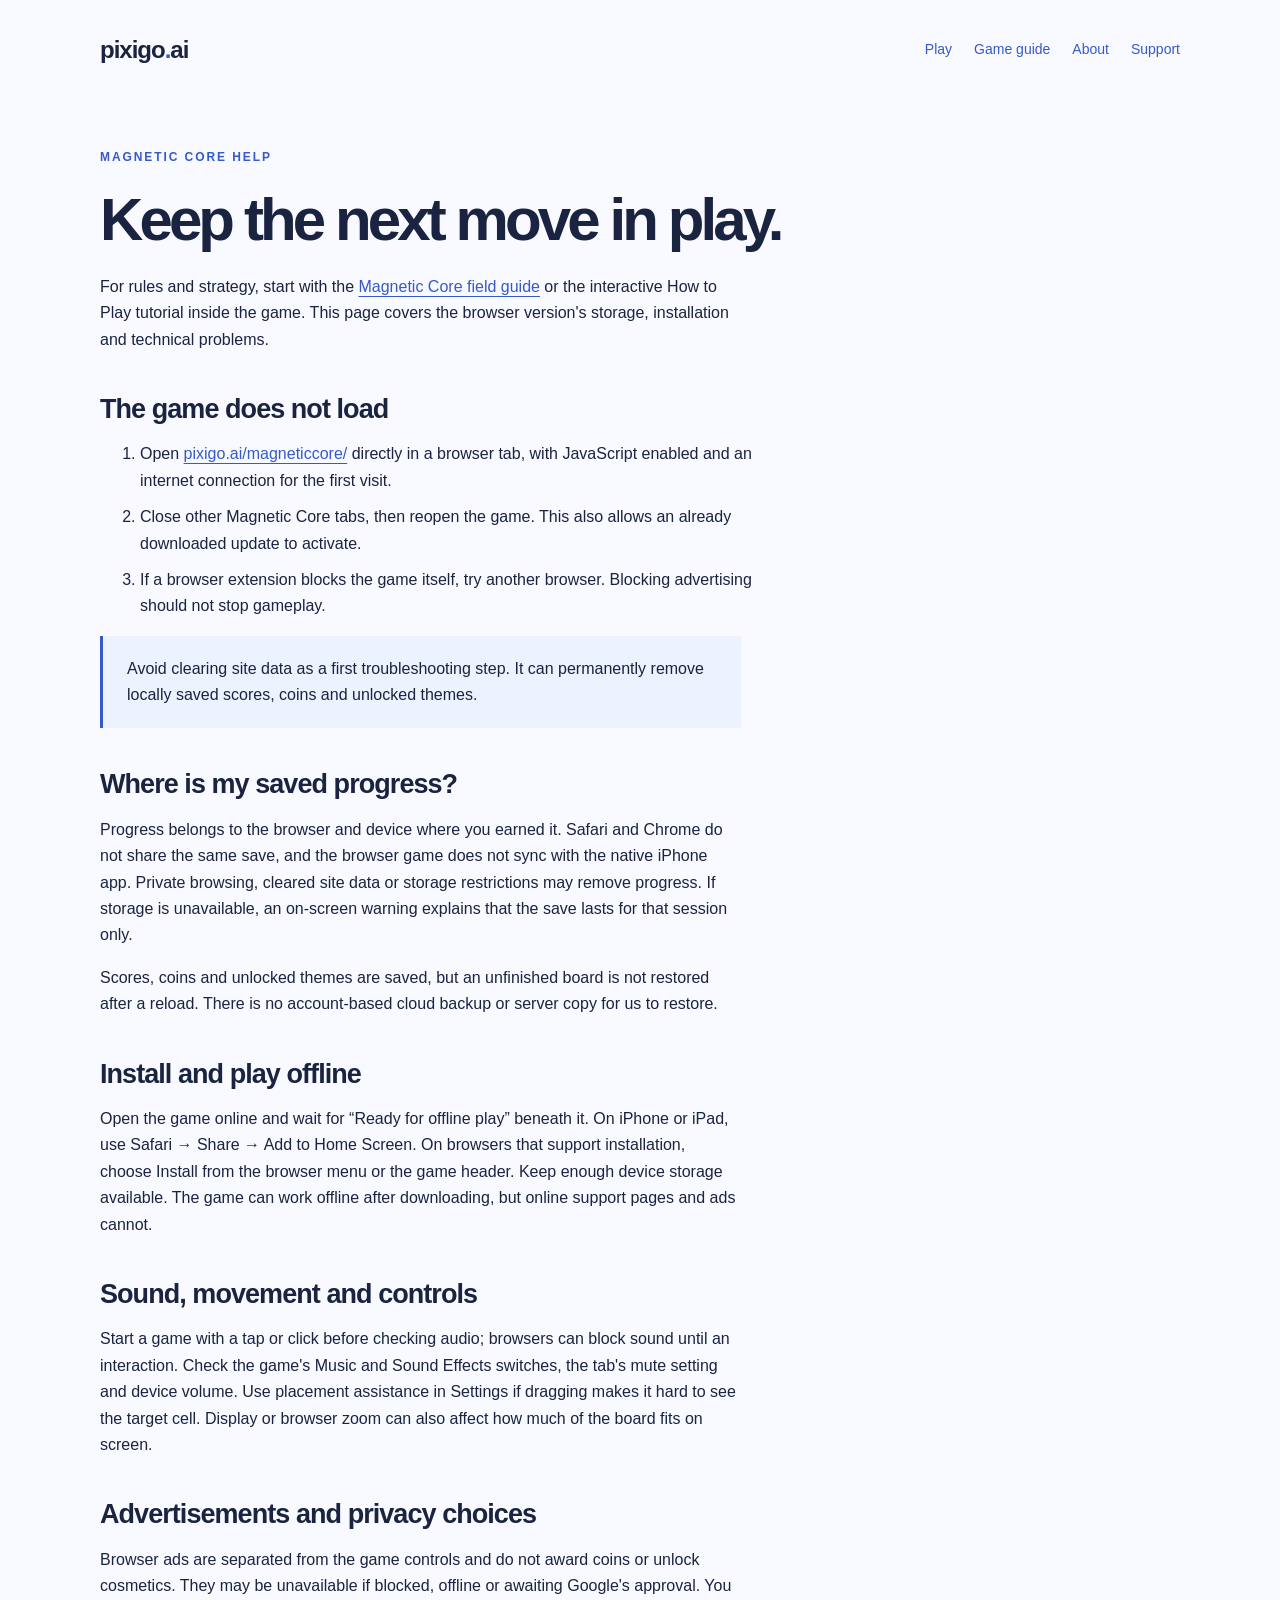
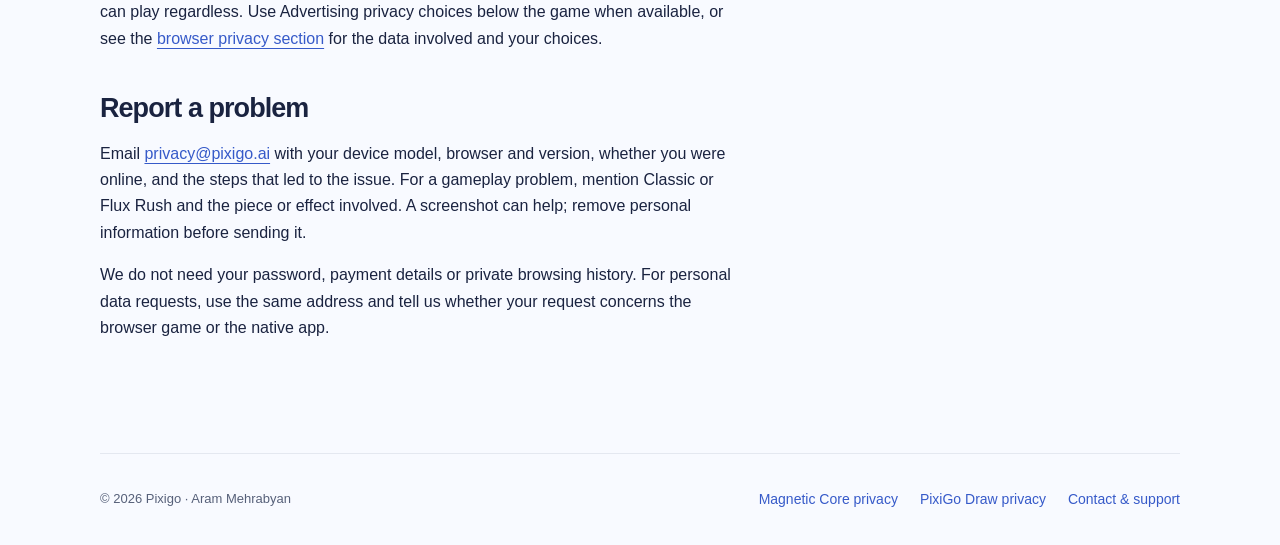
<file: support/index.html>
<!doctype html>
<html lang="en"><head><meta charset="utf-8"><meta name="viewport" content="width=device-width,initial-scale=1">
<title>Magnetic Core Support · Pixigo</title><meta name="description" content="Help with Magnetic Core gameplay, browser saves, offline installation, audio and technical problems."><link rel="canonical" href="https://pixigo.ai/support/">
<link rel="stylesheet" href="/assets/site.css"><meta name="theme-color" content="#f8faff"></head>
<body><header class="wrap"><a class="brand" href="/" aria-label="Pixigo home">pixigo<span>.</span>ai</a><nav aria-label="Main navigation"><a href="/magneticcore/">Play</a><a href="/magneticcore/#game-guide">Game guide</a><a href="/about/">About</a><a href="/support/">Support</a></nav></header>
<main class="wrap"><article class="content"><p class="eyebrow">Magnetic Core help</p><h1>Keep the next move in play.</h1><p>For rules and strategy, start with the <a href="/magneticcore/#game-guide">Magnetic Core field guide</a> or the interactive How to Play tutorial inside the game. This page covers the browser version's storage, installation and technical problems.</p><h2>The game does not load</h2><ol><li>Open <a href="/magneticcore/">pixigo.ai/magneticcore/</a> directly in a browser tab, with JavaScript enabled and an internet connection for the first visit.</li><li>Close other Magnetic Core tabs, then reopen the game. This also allows an already downloaded update to activate.</li><li>If a browser extension blocks the game itself, try another browser. Blocking advertising should not stop gameplay.</li></ol><p class="note">Avoid clearing site data as a first troubleshooting step. It can permanently remove locally saved scores, coins and unlocked themes.</p><h2>Where is my saved progress?</h2><p>Progress belongs to the browser and device where you earned it. Safari and Chrome do not share the same save, and the browser game does not sync with the native iPhone app. Private browsing, cleared site data or storage restrictions may remove progress. If storage is unavailable, an on-screen warning explains that the save lasts for that session only.</p><p>Scores, coins and unlocked themes are saved, but an unfinished board is not restored after a reload. There is no account-based cloud backup or server copy for us to restore.</p><h2>Install and play offline</h2><p>Open the game online and wait for “Ready for offline play” beneath it. On iPhone or iPad, use Safari → Share → Add to Home Screen. On browsers that support installation, choose Install from the browser menu or the game header. Keep enough device storage available. The game can work offline after downloading, but online support pages and ads cannot.</p><h2>Sound, movement and controls</h2><p>Start a game with a tap or click before checking audio; browsers can block sound until an interaction. Check the game's Music and Sound Effects switches, the tab's mute setting and device volume. Use placement assistance in Settings if dragging makes it hard to see the target cell. Display or browser zoom can also affect how much of the board fits on screen.</p><h2>Advertisements and privacy choices</h2><p>Browser ads are separated from the game controls and do not award coins or unlock cosmetics. They may be unavailable if blocked, offline or awaiting Google's approval. You can play regardless. Use Advertising privacy choices below the game when available, or see the <a href="/privacy-policy/#web">browser privacy section</a> for the data involved and your choices.</p><h2>Report a problem</h2><p>Email <a href="mailto:privacy@pixigo.ai">privacy@pixigo.ai</a> with your device model, browser and version, whether you were online, and the steps that led to the issue. For a gameplay problem, mention Classic or Flux Rush and the piece or effect involved. A screenshot can help; remove personal information before sending it.</p><p>We do not need your password, payment details or private browsing history. For personal data requests, use the same address and tell us whether your request concerns the browser game or the native app.</p></article></main>
<footer class="wrap"><p>© 2026 Pixigo · Aram Mehrabyan</p><nav aria-label="Footer"><a href="/privacy-policy/">Magnetic Core privacy</a><a href="/draw/privacy-policy/">PixiGo Draw privacy</a><a href="/support/">Contact &amp; support</a></nav></footer></body></html>
</file>
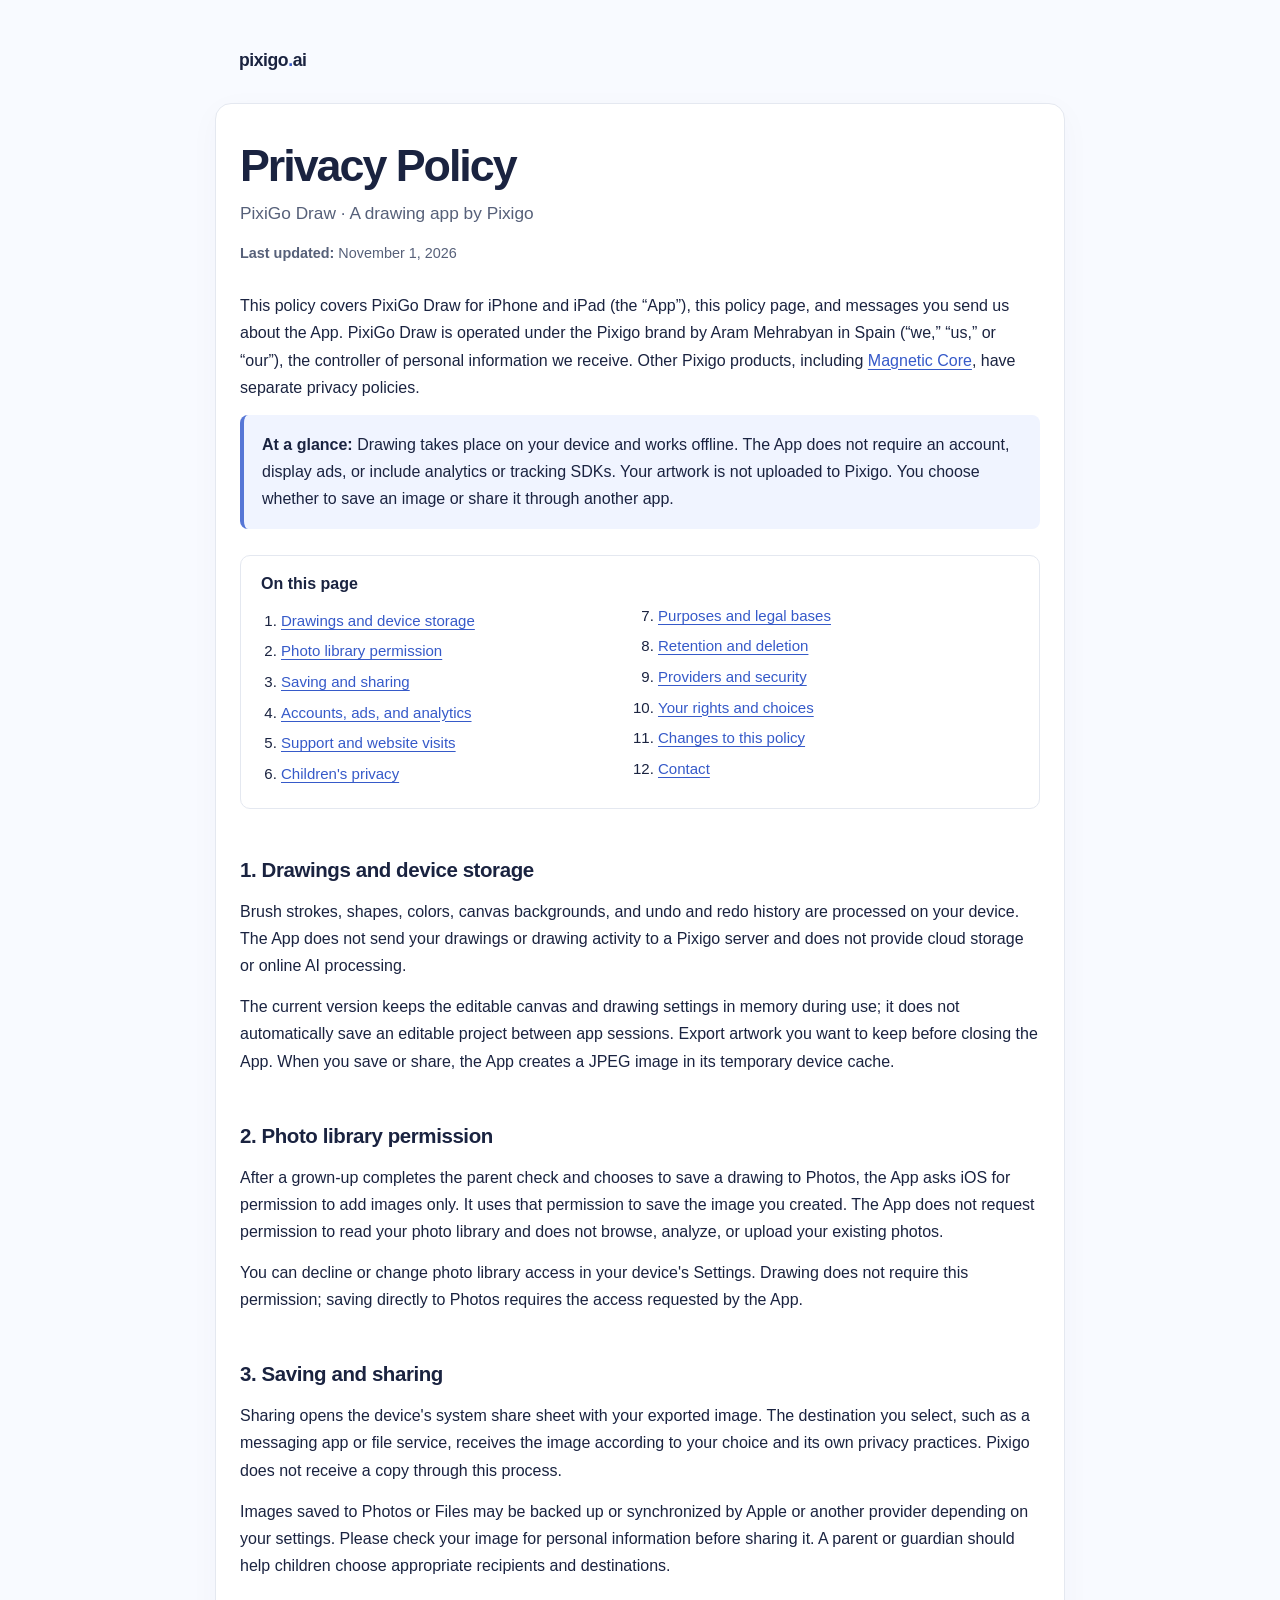
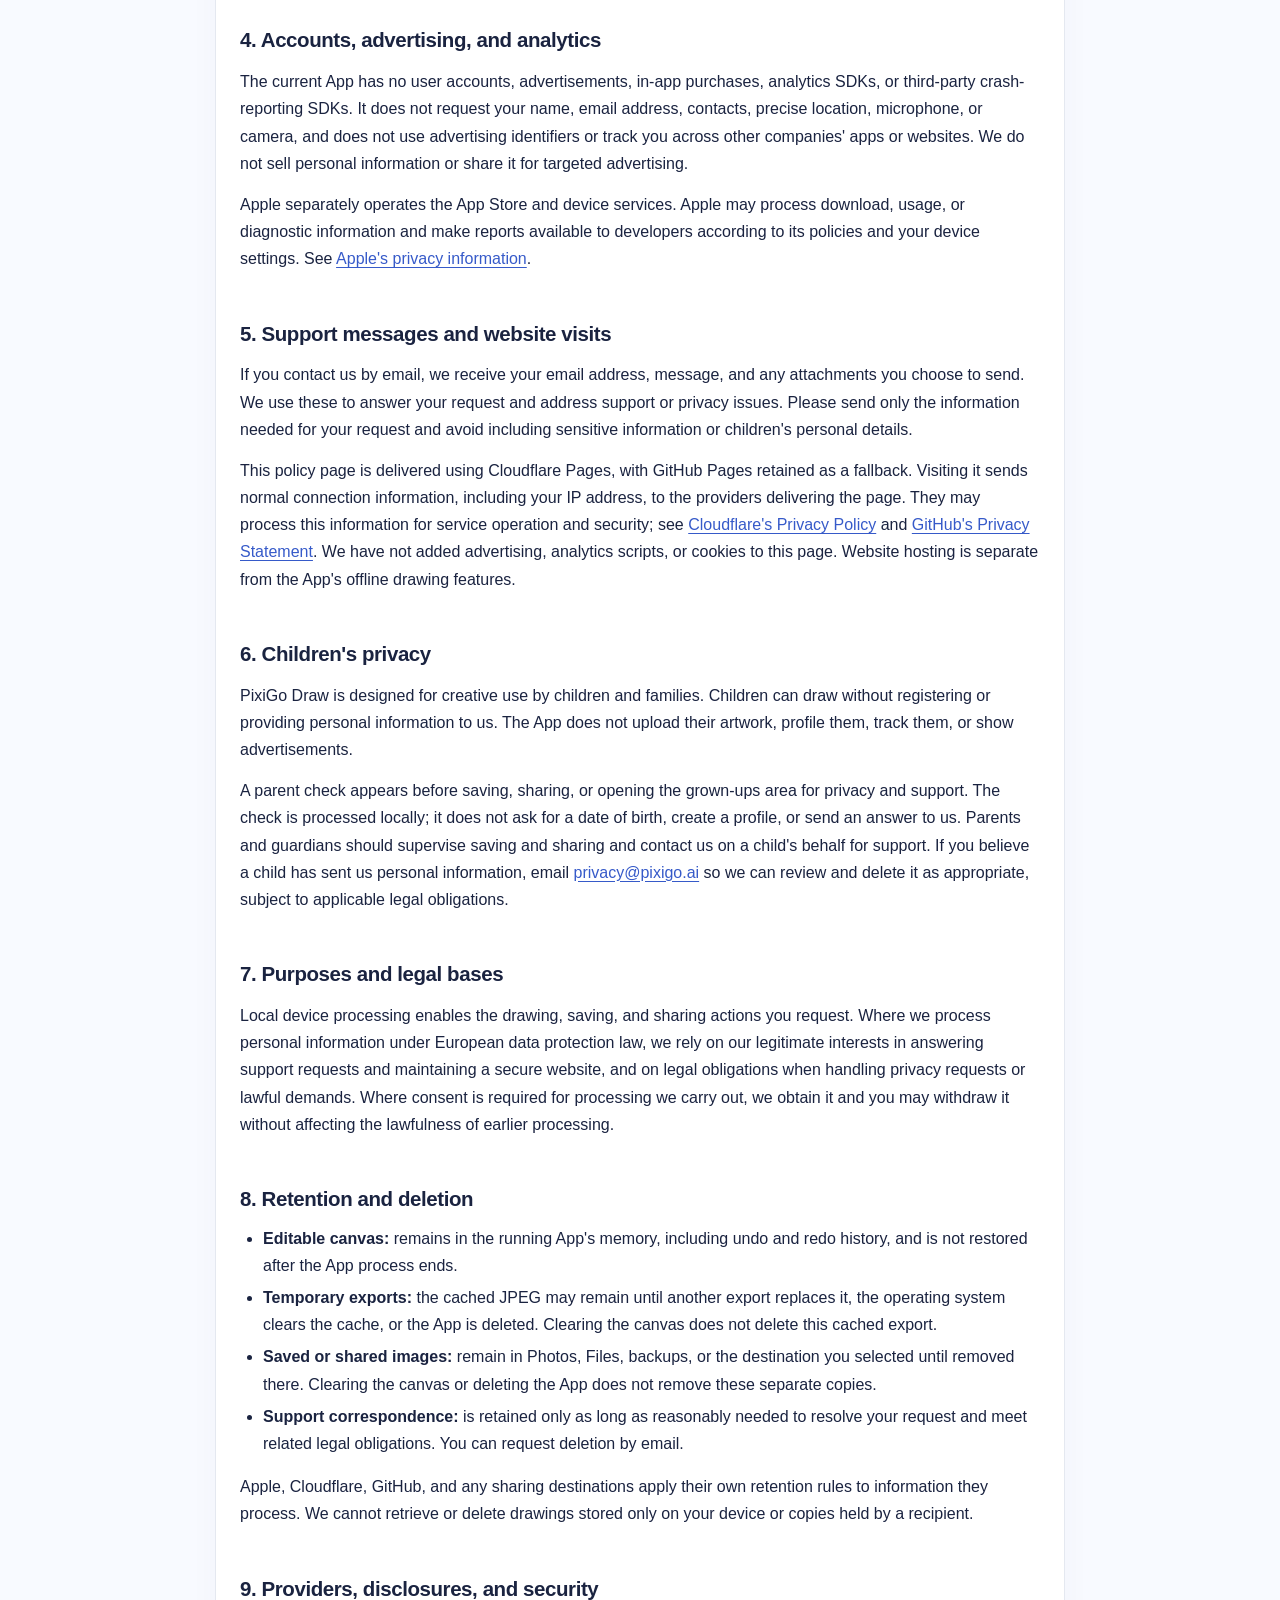
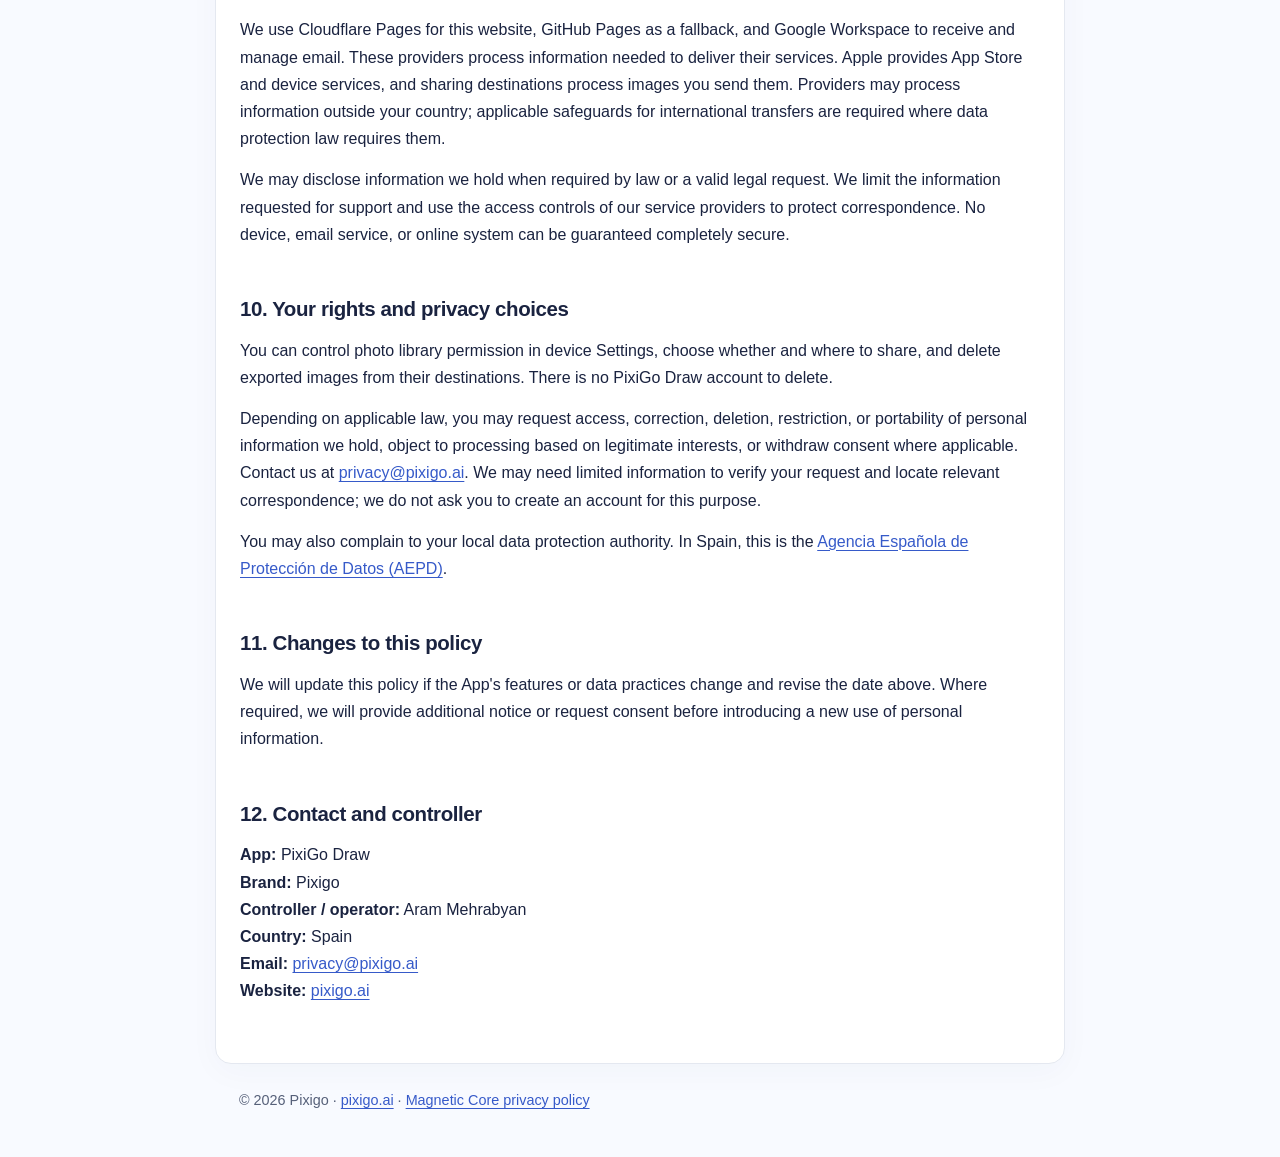
<file: draw/privacy-policy/index.html>
<!doctype html>
<html lang="en">
<head>
  <meta charset="utf-8">
  <meta name="viewport" content="width=device-width, initial-scale=1">
  <meta name="description" content="Privacy Policy for PixiGo Draw on iPhone and iPad: local drawing, optional saving and sharing, and your privacy choices.">
  <meta name="robots" content="index, follow">
  <link rel="canonical" href="https://pixigo.ai/draw/privacy-policy/">
  <title>Privacy Policy | PixiGo Draw by Pixigo</title>
  <style>
    :root { color-scheme:light; --ink:#1a2340; --muted:#566079; --link:#365ac9; --line:#e4e8f0; --bg:#f8faff; }
    * { box-sizing:border-box; }
    body { margin:0; background:var(--bg); color:var(--ink); font:16px/1.7 -apple-system,BlinkMacSystemFont,"Segoe UI",Roboto,Arial,sans-serif; }
    a { color:var(--link); text-underline-offset:3px; overflow-wrap:anywhere; }
    a:focus-visible { outline:3px solid #7e9af0; outline-offset:3px; }
    header, main, footer { max-width:850px; margin:auto; padding-left:24px; padding-right:24px; }
    header { padding-top:46px; padding-bottom:27px; }
    .brand { font-size:1.1rem; font-weight:800; letter-spacing:-.025em; text-decoration:none; color:var(--ink); }
    .brand span { color:var(--link); }
    main { background:white; border:1px solid var(--line); border-radius:16px; padding-top:36px; padding-bottom:44px; box-shadow:0 8px 32px #27395c08; }
    h1 { font-size:clamp(2rem,5vw,2.8rem); letter-spacing:-.045em; line-height:1.15; margin:0 0 8px; }
    h2 { font-size:1.28rem; letter-spacing:-.02em; margin:36px 0 8px; padding-top:8px; }
    p { margin:10px 0 14px; }
    ul { padding-left:23px; margin:8px 0 16px; }
    li { margin:5px 0; }
    .subtitle,.updated { color:var(--muted); }
    .subtitle { margin:0; font-size:1.08rem; }
    .updated { font-size:.9rem; margin:12px 0 27px; }
    .notice { padding:16px 18px; background:#f0f4ff; border-left:4px solid #5676d6; border-radius:8px; }
    .contents { border:1px solid var(--line); border-radius:10px; padding:14px 20px; margin:26px 0; }
    .contents strong { display:block; margin-bottom:6px; }
    .contents ol { columns:2; padding-left:20px; margin:5px 0; }
    .contents li { break-inside:avoid; font-size:.94rem; }
    section { scroll-margin-top:18px; }
    footer { color:var(--muted); padding-top:24px; padding-bottom:45px; font-size:.9rem; }
    @media(max-width:560px) { main { border-radius:0; border-left:0; border-right:0; padding-top:26px; } header { padding-top:25px; } .contents ol { columns:1; } }
    @media print { body { background:#fff; } main { border:0; box-shadow:none; padding:0 24px; } .contents { display:none; } a { color:inherit; } }
  </style>
</head>
<body>
  <header><a class="brand" href="/" aria-label="Pixigo home">pixigo<span>.</span>ai</a></header>
  <main>
    <h1>Privacy Policy</h1>
    <p class="subtitle">PixiGo Draw · A drawing app by Pixigo</p>
    <p class="updated"><strong>Last updated:</strong> <time datetime="2026-11-01">November 1, 2026</time></p>
    <p>This policy covers PixiGo Draw for iPhone and iPad (the “App”), this policy page, and messages you send us about the App. PixiGo Draw is operated under the Pixigo brand by Aram Mehrabyan in Spain (“we,” “us,” or “our”), the controller of personal information we receive. Other Pixigo products, including <a href="/privacy-policy/">Magnetic Core</a>, have separate privacy policies.</p>
    <p class="notice"><strong>At a glance:</strong> Drawing takes place on your device and works offline. The App does not require an account, display ads, or include analytics or tracking SDKs. Your artwork is not uploaded to Pixigo. You choose whether to save an image or share it through another app.</p>
    <nav class="contents" aria-label="On this page"><strong>On this page</strong><ol>
      <li><a href="#drawing">Drawings and device storage</a></li>
      <li><a href="#photos">Photo library permission</a></li>
      <li><a href="#sharing">Saving and sharing</a></li>
      <li><a href="#collection">Accounts, ads, and analytics</a></li>
      <li><a href="#support">Support and website visits</a></li>
      <li><a href="#children">Children's privacy</a></li>
      <li><a href="#purposes">Purposes and legal bases</a></li>
      <li><a href="#retention">Retention and deletion</a></li>
      <li><a href="#providers">Providers and security</a></li>
      <li><a href="#rights">Your rights and choices</a></li>
      <li><a href="#changes">Changes to this policy</a></li>
      <li><a href="#contact">Contact</a></li>
    </ol></nav>
    <section id="drawing"><h2>1. Drawings and device storage</h2>
      <p>Brush strokes, shapes, colors, canvas backgrounds, and undo and redo history are processed on your device. The App does not send your drawings or drawing activity to a Pixigo server and does not provide cloud storage or online AI processing.</p>
      <p>The current version keeps the editable canvas and drawing settings in memory during use; it does not automatically save an editable project between app sessions. Export artwork you want to keep before closing the App. When you save or share, the App creates a JPEG image in its temporary device cache.</p>
    </section>
    <section id="photos"><h2>2. Photo library permission</h2>
      <p>After a grown-up completes the parent check and chooses to save a drawing to Photos, the App asks iOS for permission to add images only. It uses that permission to save the image you created. The App does not request permission to read your photo library and does not browse, analyze, or upload your existing photos.</p>
      <p>You can decline or change photo library access in your device's Settings. Drawing does not require this permission; saving directly to Photos requires the access requested by the App.</p>
    </section>
    <section id="sharing"><h2>3. Saving and sharing</h2>
      <p>Sharing opens the device's system share sheet with your exported image. The destination you select, such as a messaging app or file service, receives the image according to your choice and its own privacy practices. Pixigo does not receive a copy through this process.</p>
      <p>Images saved to Photos or Files may be backed up or synchronized by Apple or another provider depending on your settings. Please check your image for personal information before sharing it. A parent or guardian should help children choose appropriate recipients and destinations.</p>
    </section>
    <section id="collection"><h2>4. Accounts, advertising, and analytics</h2>
      <p>The current App has no user accounts, advertisements, in-app purchases, analytics SDKs, or third-party crash-reporting SDKs. It does not request your name, email address, contacts, precise location, microphone, or camera, and does not use advertising identifiers or track you across other companies' apps or websites. We do not sell personal information or share it for targeted advertising.</p>
      <p>Apple separately operates the App Store and device services. Apple may process download, usage, or diagnostic information and make reports available to developers according to its policies and your device settings. See <a href="https://www.apple.com/legal/privacy/" rel="noopener noreferrer">Apple's privacy information</a>.</p>
    </section>
    <section id="support"><h2>5. Support messages and website visits</h2>
      <p>If you contact us by email, we receive your email address, message, and any attachments you choose to send. We use these to answer your request and address support or privacy issues. Please send only the information needed for your request and avoid including sensitive information or children's personal details.</p>
      <p>This policy page is delivered using Cloudflare Pages, with GitHub Pages retained as a fallback. Visiting it sends normal connection information, including your IP address, to the providers delivering the page. They may process this information for service operation and security; see <a href="https://www.cloudflare.com/privacypolicy/" rel="noopener noreferrer">Cloudflare's Privacy Policy</a> and <a href="https://docs.github.com/en/site-policy/privacy-policies/github-general-privacy-statement" rel="noopener noreferrer">GitHub's Privacy Statement</a>. We have not added advertising, analytics scripts, or cookies to this page. Website hosting is separate from the App's offline drawing features.</p>
    </section>
    <section id="children"><h2>6. Children's privacy</h2>
      <p>PixiGo Draw is designed for creative use by children and families. Children can draw without registering or providing personal information to us. The App does not upload their artwork, profile them, track them, or show advertisements.</p>
      <p>A parent check appears before saving, sharing, or opening the grown-ups area for privacy and support. The check is processed locally; it does not ask for a date of birth, create a profile, or send an answer to us. Parents and guardians should supervise saving and sharing and contact us on a child's behalf for support. If you believe a child has sent us personal information, email <a href="mailto:privacy@pixigo.ai">privacy@pixigo.ai</a> so we can review and delete it as appropriate, subject to applicable legal obligations.</p>
    </section>
    <section id="purposes"><h2>7. Purposes and legal bases</h2>
      <p>Local device processing enables the drawing, saving, and sharing actions you request. Where we process personal information under European data protection law, we rely on our legitimate interests in answering support requests and maintaining a secure website, and on legal obligations when handling privacy requests or lawful demands. Where consent is required for processing we carry out, we obtain it and you may withdraw it without affecting the lawfulness of earlier processing.</p>
    </section>
    <section id="retention"><h2>8. Retention and deletion</h2>
      <ul>
        <li><strong>Editable canvas:</strong> remains in the running App's memory, including undo and redo history, and is not restored after the App process ends.</li>
        <li><strong>Temporary exports:</strong> the cached JPEG may remain until another export replaces it, the operating system clears the cache, or the App is deleted. Clearing the canvas does not delete this cached export.</li>
        <li><strong>Saved or shared images:</strong> remain in Photos, Files, backups, or the destination you selected until removed there. Clearing the canvas or deleting the App does not remove these separate copies.</li>
        <li><strong>Support correspondence:</strong> is retained only as long as reasonably needed to resolve your request and meet related legal obligations. You can request deletion by email.</li>
      </ul>
      <p>Apple, Cloudflare, GitHub, and any sharing destinations apply their own retention rules to information they process. We cannot retrieve or delete drawings stored only on your device or copies held by a recipient.</p>
    </section>
    <section id="providers"><h2>9. Providers, disclosures, and security</h2>
      <p>We use Cloudflare Pages for this website, GitHub Pages as a fallback, and Google Workspace to receive and manage email. These providers process information needed to deliver their services. Apple provides App Store and device services, and sharing destinations process images you send them. Providers may process information outside your country; applicable safeguards for international transfers are required where data protection law requires them.</p>
      <p>We may disclose information we hold when required by law or a valid legal request. We limit the information requested for support and use the access controls of our service providers to protect correspondence. No device, email service, or online system can be guaranteed completely secure.</p>
    </section>
    <section id="rights"><h2>10. Your rights and privacy choices</h2>
      <p>You can control photo library permission in device Settings, choose whether and where to share, and delete exported images from their destinations. There is no PixiGo Draw account to delete.</p>
      <p>Depending on applicable law, you may request access, correction, deletion, restriction, or portability of personal information we hold, object to processing based on legitimate interests, or withdraw consent where applicable. Contact us at <a href="mailto:privacy@pixigo.ai">privacy@pixigo.ai</a>. We may need limited information to verify your request and locate relevant correspondence; we do not ask you to create an account for this purpose.</p>
      <p>You may also complain to your local data protection authority. In Spain, this is the <a href="https://www.aepd.es/" rel="noopener noreferrer">Agencia Española de Protección de Datos (AEPD)</a>.</p>
    </section>
    <section id="changes"><h2>11. Changes to this policy</h2>
      <p>We will update this policy if the App's features or data practices change and revise the date above. Where required, we will provide additional notice or request consent before introducing a new use of personal information.</p>
    </section>
    <section id="contact"><h2>12. Contact and controller</h2>
      <p><strong>App:</strong> PixiGo Draw<br><strong>Brand:</strong> Pixigo<br><strong>Controller / operator:</strong> Aram Mehrabyan<br><strong>Country:</strong> Spain<br><strong>Email:</strong> <a href="mailto:privacy@pixigo.ai">privacy@pixigo.ai</a><br><strong>Website:</strong> <a href="https://pixigo.ai/">pixigo.ai</a></p>
    </section>
  </main>
  <footer>© 2026 Pixigo · <a href="/">pixigo.ai</a> · <a href="/privacy-policy/">Magnetic Core privacy policy</a></footer>
</body>
</html>
</file>
<file: assets/site.css>
:root { color-scheme:light; --ink:#1a2340; --muted:#566079; --blue:#365ac9; --line:#e4e8f0; --bg:#f8faff; }
    * { box-sizing:border-box; }
    body { margin:0; background:var(--bg); color:var(--ink); font:16px/1.65 -apple-system,BlinkMacSystemFont,"Segoe UI",Roboto,Arial,sans-serif; }
    a { color:var(--blue); text-underline-offset:4px; }
    a:focus-visible { outline:3px solid #7e9af0; outline-offset:6px; }
    .wrap { width:min(1080px,100% - 48px); margin-inline:auto; }
    header { padding-block:30px; display:flex; align-items:center; justify-content:space-between; gap:24px; }
    .brand { color:var(--ink); font-weight:800; font-size:24px; letter-spacing:-1px; text-decoration:none; }
    .brand span { color:var(--blue); }
    header > a:last-child { font-size:14px; text-decoration:none; }
    .hero { display:grid; grid-template-columns:1.2fr 1fr; align-items:center; gap:48px; min-height:560px; padding-block:64px 96px; }
    .eyebrow { text-transform:uppercase; letter-spacing:.16em; font-size:12px; font-weight:700; color:var(--blue); }
    h1 { font-size:clamp(48px,6.5vw,78px); line-height:1.04; letter-spacing:-.065em; font-weight:750; margin:22px 0; max-width:650px; }
    .intro { max-width:390px; font-size:19px; color:var(--muted); }
    .orbit { position:relative; aspect-ratio:1; width:100%; max-width:390px; justify-self:center; border:1px solid #d7dff3; border-radius:50%; background:radial-gradient(circle,#dfe7ff 0,transparent 68%); }
    .orbit::before,.orbit::after { content:""; position:absolute; border:1px solid #c4d1f1; border-radius:50%; inset:15%; }
    .orbit::after { inset:30%; border-color:#a2b5e7; }
    .core { position:absolute; inset:39%; border-radius:28%; background:var(--blue); transform:rotate(-16deg); box-shadow:10px 18px 35px #365ac92b, inset 2px 2px 2px #ffffff40; }
    .satellite { position:absolute; width:28px; height:28px; border-radius:50%; background:#e5a787; top:8%; left:18%; box-shadow:0 0 0 7px var(--bg); }
    .satellite.small { width:16px; height:16px; top:auto; left:auto; bottom:17%; right:13%; background:#7893dc; }
    .game { background:#fff; border:1px solid var(--line); border-radius:20px; padding:36px 40px; display:flex; align-items:center; justify-content:space-between; gap:32px; }
    .game + .game { margin-top:24px; }
    .game .eyebrow { margin:0 0 8px; }
    h2 { font-size:30px; letter-spacing:-.035em; line-height:1.2; margin:0 0 8px; }
    .game p:last-child { color:var(--muted); margin:0; }
    .policy-link { display:inline-flex; gap:24px; align-items:center; white-space:nowrap; font-weight:600; text-decoration:none; border:1px solid var(--line); border-radius:10px; padding:13px 20px; }
    .game-actions { display:flex; flex-direction:column; gap:12px; align-items:flex-start; flex-shrink:0; }
    .play-link { display:inline-flex; background:var(--blue); color:white; padding:13px 24px; border-radius:10px; font-weight:700; text-decoration:none; }
    .game-actions > a:last-child { font-size:13px; }
    .policy-link:hover { background:#f0f4ff; border-color:#c4d1f1; }
    footer { padding-block:34px; margin-top:60px; border-top:1px solid var(--line); display:flex; justify-content:space-between; gap:20px; color:var(--muted); font-size:13px; }
    footer p { margin:0; }
    @media(max-width:680px) {
      .wrap { width:calc(100% - 40px); }
      header { padding-block:22px; }
      .hero { grid-template-columns:1fr; gap:36px; min-height:0; padding-block:44px 52px; }
      h1 { max-width:440px; }
      .intro { font-size:17px; }
      .orbit { max-width:260px; }
      .game { align-items:flex-start; flex-direction:column; padding:28px; gap:24px; }
      footer { margin-top:44px; flex-direction:column; gap:8px; }
    }

nav { display:flex; flex-wrap:wrap; gap:14px 22px; }
nav a { font-size:14px; text-decoration:none; }
.content { padding:36px 0; max-width:800px; }
.content h1 { font-size:clamp(38px,6vw,60px); max-width:750px; }
.content h2 { margin:40px 0 14px; font-size:27px; }
.content h3 { margin:24px 0 8px; }
.content p,.content li { max-width:72ch; }
.content li { margin:10px 0; }
.cards { display:grid; grid-template-columns:repeat(3,minmax(0,1fr)); gap:22px; margin:30px 0; }
.cards article { padding:22px; background:white; border:1px solid var(--line); border-radius:16px; }
.cards h3 { margin:0 0 12px; font-size:20px; }
.cards p { font-size:15px; color:var(--muted); }
.game-logo { display:block; width:min(310px,100%); height:auto; border-radius:26%; margin:auto; box-shadow:0 20px 60px #27395c20; }
.hero .intro { max-width:520px; }
footer { flex-wrap:wrap; }
.note { padding:20px 24px; border-left:3px solid var(--blue); background:#edf2ff; }
@media(max-width:680px) { .cards { grid-template-columns:1fr; } header { align-items:flex-start; } header nav { justify-content:flex-end; gap:8px 14px; } .game-logo { width:220px; } }
</file>
<file: magneticcore/_expo/static/css/shell-b964de6f6be0d9951177fe7f58448718.css>
:root{--lightningcss-light: ;--lightningcss-dark:initial;color-scheme:dark;color:#dceef1;background:#07141c;font-family:-apple-system,BlinkMacSystemFont,Segoe UI,sans-serif}*{box-sizing:border-box}html,body,#root{min-height:100%;margin:0}body{overscroll-behavior-y:none;overflow:auto}#root{width:100%;height:auto;display:block}a{color:inherit;text-underline-offset:4px}button,a,summary{-webkit-tap-highlight-color:transparent}button:focus-visible,a:focus-visible,summary:focus-visible{outline-offset:4px;outline:3px solid #55ddd2}.web-shell{background:radial-gradient(at top,#153f48 0,#07141c 65%);flex-direction:column;align-items:center;min-height:100dvh;display:flex}.web-header{color:#94b8c1;justify-content:space-between;align-items:center;gap:14px;width:min(100% - 32px,540px);min-height:58px;font-size:12px;display:flex}.web-header>a:first-child{letter-spacing:-.8px;color:#f0fbfc;font-size:20px;font-weight:800;text-decoration:none}.web-header>a:first-child span{color:#50d5cb}.web-header button{color:#e9ffff;cursor:pointer;background:#153f48;border:1px solid #2e7880;border-radius:9px;padding:8px 12px}.game-frame{isolation:isolate;background:#e9f6f5;border-radius:24px;flex-direction:column;width:100%;max-width:540px;height:max(680px,100dvh - 58px);max-height:980px;display:flex;position:relative;overflow:hidden;box-shadow:0 22px 75px #0005}.game-frame>div{min-height:0}.game-frame [role=button]{touch-action:manipulation}.web-footer{color:#94b8c1;flex-wrap:wrap;justify-content:space-between;gap:14px;width:min(100% - 32px,540px);padding:18px 0 24px;font-size:11px;line-height:1.6;display:flex}.web-footer details{width:100%}.web-footer summary{cursor:pointer;width:fit-content}.web-footer p{max-width:480px}.storage-note{color:#ffe0a4;max-width:540px;margin:0;padding:10px 16px;font-size:12px}@keyframes game-reveal{0%{opacity:.5}to{opacity:1}}@media (width<=560px){.web-header{min-height:44px}.game-frame{height:max(640px,100dvh - 44px);box-shadow:none;border-radius:0}}@media (display-mode:standalone){.web-header{display:none}.game-frame{height:100dvh;max-height:none;padding-top:env(safe-area-inset-top);padding-bottom:env(safe-area-inset-bottom)}.web-footer details{display:none}}.privacy-button{color:inherit;min-height:32px;font:inherit;text-underline-offset:4px;cursor:pointer;background:0 0;border:0;padding:0;text-decoration:underline}.privacy-feedback{max-width:400px;display:block}.web-ad{text-align:center;width:100%;max-width:900px;margin:0 auto;padding:28px 0}.web-ad[hidden]{display:none}.web-ad-label{color:#94b8c1;letter-spacing:.08em;margin-bottom:12px;font-size:11px;display:block}.web-ad .adsbygoogle{min-height:90px}.web-ad-preview{color:#94b8c1;border:1px dashed #41616b;place-items:center;min-height:110px;font-size:12px;display:grid}.game-guide{color:#c6dce1;width:min(100% - 40px,840px);margin:52px auto 0;font-size:16px;line-height:1.75}.game-guide h1{color:#f0fbfc;letter-spacing:-.04em;margin:12px 0 20px;font-size:clamp(32px,5vw,48px);line-height:1.1}.game-guide h2{color:#f0fbfc;margin:42px 0 14px;font-size:25px;line-height:1.25}.game-guide h3{color:#aaf0e8;margin-bottom:8px;font-size:18px}.game-guide p,.game-guide li{max-width:72ch}.game-guide li{margin:10px 0}.guide-kicker{color:#50d5cb;text-transform:uppercase;letter-spacing:.12em;font-size:12px;font-weight:700}.guide-nav{border-block:1px solid #244650;flex-wrap:wrap;gap:10px 22px;padding:20px 0;display:flex}.guide-grid{grid-template-columns:repeat(2,minmax(0,1fr));gap:22px;display:grid}.guide-card{background:#0e2933;border:1px solid #244650;border-radius:14px;padding:6px 22px 18px}.guide-example{background:#0e2933;border-left:3px solid #50d5cb;padding:20px 24px}.guide-example p{margin:0}.guide-ad-region{width:100%;margin:64px auto}.guide-end{color:#94b8c1;flex-wrap:wrap;gap:16px 26px;width:min(100% - 40px,840px);margin:0 auto;padding:100px 0 36px;font-size:13px;display:flex}@media (width<=560px){.guide-grid{grid-template-columns:1fr}.game-guide{font-size:15px}}
</file>
